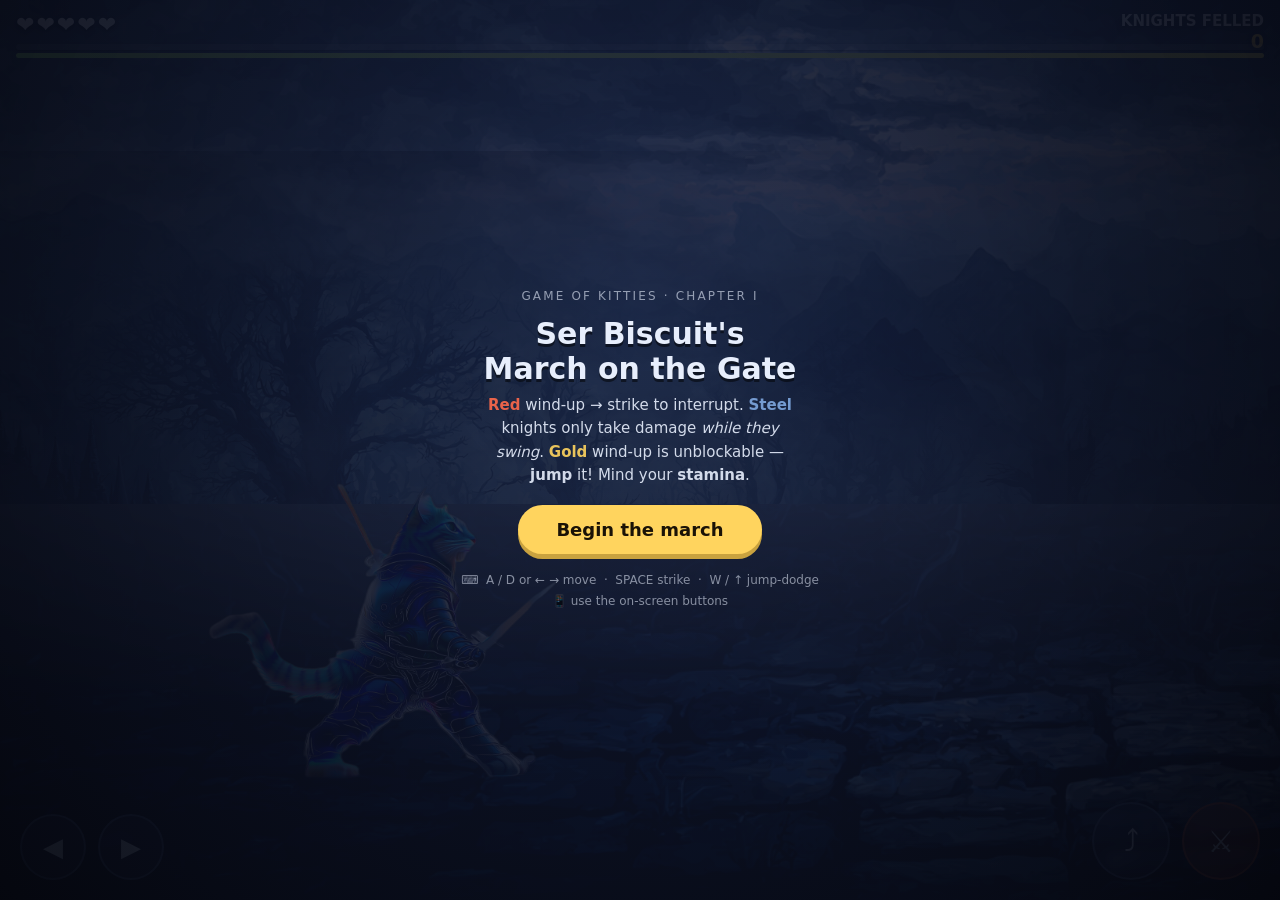
<file: index.html>
<!DOCTYPE html>
<html lang="en">
<head>
<meta charset="UTF-8">
<script>
/* FEATURED LANDING GAME — the bare homepage (nuzz.pet) opens the newest game.
   • Update FEATURED when a new level becomes the latest one to show off.
   • Set FEATURED='' to make the petting game itself the landing again.
   Specific deep links are untouched — /aliens, /?dog, /?nest, /?panda always reach that exact
   game — so an old social post still lands on the game it linked, even once it's no longer new. */
(function(){ var FEATURED='/knights/';
  if(FEATURED && location.search==='' && (location.pathname==='/' || location.pathname==='/index.html'))
    location.replace(FEATURED);
})();
</script>
<meta name="viewport" content="width=device-width, initial-scale=1, viewport-fit=cover">
<meta name="theme-color" content="#EF9F27">
<meta name="description" content="A tiny daily petting game. Just a little bit of petting.">
<link rel="manifest" href="/manifest.json">
<link rel="apple-touch-icon" href="/icons/icon-192.png">
<meta name="apple-mobile-web-app-capable" content="yes">
<meta name="apple-mobile-web-app-status-bar-style" content="default">
<meta name="apple-mobile-web-app-title" content="Nuzz">
<title>Nuzz — your daily cuteness top-off</title>
<style>
  :root{
    --sky:#8fd8f0; --grass:#9ed468; --sand:#f6d68a; --sun:#ffd95e;
    --pup:#f5a95c; --cream:#fff8ec; --rose:#ff8fa3; --ink:#3a4a5a;
    --good:#7fc89f; --bad:#e07a8a; --paper:#faeeda; --brand:#ef9f27;
  }
  *{margin:0;padding:0;box-sizing:border-box;-webkit-tap-highlight-color:transparent;user-select:none;-webkit-user-select:none}
  html{height:100%}
  body{min-height:100%;overflow-x:hidden;background:var(--paper);font-family:'Comic Sans MS','Chalkboard SE','Marker Felt',cursive,sans-serif;color:var(--ink)}
  #wrap{position:relative;width:100%;height:100vh;height:100dvh;max-width:520px;margin:0 auto;display:flex;flex-direction:column;background:var(--sky)}
  canvas{display:block;width:100%;flex:1;touch-action:none;cursor:pointer}
  #hud{position:absolute;top:0;left:0;right:0;padding:12px 16px;display:flex;justify-content:space-between;align-items:flex-start;pointer-events:none;z-index:5}
  .eyebrow{font-size:11px;letter-spacing:.18em;text-transform:uppercase;opacity:.8;font-weight:bold;color:#fff}
  #daytag{font-size:20px;font-weight:bold;margin-top:2px;color:#fff;text-shadow:0 2px 0 rgba(58,74,90,.35)}
  #energybox{text-align:right}
  #energy{font-size:26px;font-weight:bold;color:#fff;text-shadow:0 2px 0 rgba(58,74,90,.35)}
  #energy .bone{font-size:20px}
  #timerbar{position:absolute;top:64px;left:50%;transform:translateX(-50%);width:200px;height:14px;border:3px solid #fff;border-radius:9px;overflow:hidden;background:rgba(255,255,255,.35);z-index:5;box-shadow:0 2px 6px rgba(58,74,90,.2);display:none}
  #timerfill{height:100%;width:100%;background:linear-gradient(90deg,var(--sun),var(--rose));border-radius:5px}
  #prompt{position:absolute;left:0;right:0;bottom:92px;text-align:center;pointer-events:none;z-index:5;font-size:18px;font-weight:bold;color:#fff;text-shadow:0 2px 0 rgba(58,74,90,.35);transition:opacity .4s;padding:0 18px}
  #combo{position:absolute;top:92px;left:0;right:0;text-align:center;pointer-events:none;z-index:5;font-size:16px;font-weight:bold;letter-spacing:.1em;opacity:0;transition:opacity .3s;color:#fff;text-shadow:0 2px 0 rgba(255,143,163,.8)}
  #action{position:absolute;left:50%;bottom:22px;transform:translateX(-50%);z-index:6;
    font-family:inherit;font-size:19px;font-weight:bold;color:#fff;
    background:var(--rose);border:none;border-radius:32px;padding:14px 38px;
    box-shadow:0 5px 0 #d96a80, 0 10px 20px rgba(58,74,90,.25);cursor:pointer;
    opacity:0;pointer-events:none;transition:opacity .4s, transform .1s}
  #action:active{transform:translateX(-50%) translateY(4px);box-shadow:0 1px 0 #d96a80}
  #action.show{opacity:1;pointer-events:auto;animation:bounce 1.4s ease infinite}
  @keyframes bounce{0%,100%{transform:translateX(-50%) translateY(0)}50%{transform:translateX(-50%) translateY(-6px)}}
  #endcard{position:absolute;inset:0;z-index:10;display:none;flex-direction:column;justify-content:center;align-items:center;
    background:rgba(143,216,240,.94);text-align:center;padding:30px;overflow-y:auto}
  #endcard h2{font-size:28px;color:#fff;text-shadow:0 3px 0 rgba(58,74,90,.3);margin-bottom:8px}
  #endcard p{max-width:340px;line-height:1.5;font-size:15px;margin-bottom:8px;font-weight:bold;color:var(--ink)}
  #endcard .eyebrow{margin-bottom:10px}
  .bagshelf{font-size:14px;background:rgba(255,255,255,.65);border-radius:12px;padding:10px 16px;margin:6px 0;max-width:340px;line-height:1.5}
  .bagshelf .head{font-size:11px;letter-spacing:.14em;text-transform:uppercase;opacity:.75;display:block;margin-bottom:2px}
  #stamp{margin:14px 0 6px;background:var(--sun);border:3px dashed #fff;border-radius:14px;padding:10px 22px;font-size:13px;letter-spacing:.15em;font-weight:bold;color:var(--ink);transform:rotate(-3deg);box-shadow:0 4px 10px rgba(58,74,90,.2)}
  #replay{margin-top:16px;background:#fff;border:none;color:var(--rose);border-radius:26px;padding:12px 28px;font-family:inherit;font-weight:bold;font-size:16px;cursor:pointer;box-shadow:0 4px 0 rgba(58,74,90,.15)}
  #cta{max-width:340px;background:var(--sun);color:var(--ink);border-radius:14px;padding:12px 16px;margin:14px 0 2px;font-size:13px;line-height:1.5;font-weight:bold;box-shadow:0 4px 10px rgba(58,74,90,.2)}
  #cta b{color:var(--brand)}
  #more{margin-top:18px;width:100%;display:flex;flex-direction:column;align-items:center}
  .moreHead{font-size:21px;font-weight:bold;color:#fff;text-shadow:0 2px 0 rgba(58,74,90,.35);margin-bottom:10px}
  #morelinks{display:flex;flex-direction:column;gap:9px;align-items:center;width:100%}
  .morelink{display:inline-block;background:#fff;color:var(--rose);border-radius:24px;padding:11px 30px;text-decoration:none;font-weight:bold;font-size:16px;box-shadow:0 4px 0 rgba(58,74,90,.15);min-width:230px;text-align:center}
  .morelink:focus-visible{outline:3px solid var(--rose);outline-offset:3px}
  /* ---- landing strip (quiet, below the game) ---- */
  #strip{max-width:520px;margin:0 auto;padding:24px 20px 40px;text-align:center;background:var(--paper);color:var(--ink)}
  #strip .word{font-size:30px;font-weight:bold;letter-spacing:.01em;color:var(--brand)}
  #strip .tag{font-size:15px;margin-top:2px;opacity:.85}
  #strip .made{font-size:12px;margin-top:12px;opacity:.6}
  #strip .links{margin-top:14px;display:flex;gap:10px;justify-content:center;flex-wrap:wrap}
  #strip .links a{display:inline-block;padding:9px 16px;border-radius:22px;background:#fff;color:var(--brand);text-decoration:none;font-weight:bold;font-size:14px;box-shadow:0 3px 0 rgba(58,74,90,.12)}
  #strip .links a:focus-visible{outline:3px solid var(--rose);outline-offset:2px}
  #strip .a2hs{font-size:12px;margin-top:16px;opacity:.6;line-height:1.5}
  #donate{display:none;margin-top:16px;padding:11px 24px;border-radius:24px;background:var(--brand);color:#fff;text-decoration:none;font-weight:bold;font-size:15px;box-shadow:0 4px 0 rgba(58,74,90,.18)}
  #donate:focus-visible{outline:3px solid var(--rose);outline-offset:3px}
  /* ---- first-run pet-name prompt ---- */
  #namecard{position:fixed;inset:0;z-index:20;display:none;flex-direction:column;justify-content:center;align-items:center;background:rgba(250,238,218,.97);text-align:center;padding:30px}
  #namecard.show{display:flex}
  #namecard .word{font-size:34px;font-weight:bold;color:var(--brand)}
  #namecard p{font-size:15px;margin:6px 0 18px;max-width:300px;line-height:1.45;font-weight:bold}
  #namecard input{font-family:inherit;font-size:20px;text-align:center;padding:12px 16px;border:3px solid var(--brand);border-radius:16px;width:240px;max-width:80vw;color:var(--ink);background:#fff}
  #namecard button{margin-top:18px;font-family:inherit;font-size:18px;font-weight:bold;color:#fff;background:var(--rose);border:none;border-radius:26px;padding:12px 32px;cursor:pointer;box-shadow:0 4px 0 #d96a80}
  #namecard button:focus-visible{outline:3px solid var(--ink);outline-offset:2px}
  @media (prefers-reduced-motion: reduce){ *{transition:none!important;animation:none!important} }
</style>
</head>
<body>
<div id="wrap">
  <canvas id="cv"></canvas>
  <div id="hud">
    <div>
      <div class="eyebrow">Nuzz</div>
      <div id="daytag">Day 1</div>
    </div>
    <div id="energybox">
      <div class="eyebrow">Bond energy</div>
      <div id="energy"><span class="bone">🦴</span> <span id="ecount">0</span></div>
    </div>
  </div>
  <div id="timerbar"><div id="timerfill"></div></div>
  <div id="combo">GOOD DOG ×1</div>
  <div id="prompt">Tap to start the cuddle round!</div>
  <button id="action">Start the course! →</button>
  <div id="endcard">
    <div class="eyebrow" style="color:#fff">Course complete!</div>
    <h2 id="endTitle">Nice run!</h2>
    <p id="endBlurb">What a run.</p>
    <div class="bagshelf"><span class="head">Your scorecard</span><span id="bagList">—</span></div>
    <div id="stamp">★ CHAPTER 1 — DONE ★</div>
    <p style="font-size:13px;opacity:.65;margin-top:8px">Come back tomorrow for another little nuzzle.</p>
    <div id="cta">📸 Screenshot your scorecard and post it on <b>Instagram</b> or <b>TikTok</b> — tag <b>@nuzz.pet</b> to enter to win a gift card!</div>
    <div id="more">
      <div class="moreHead">Play the other levels</div>
      <div id="morelinks"></div>
    </div>
    <button id="replay">Play again</button>
  </div>
</div>
<div id="strip">
  <div class="word">nuzz</div>
  <div class="tag">just a little bit of petting.</div>
  <div class="made">Made by two humans, building in the open.</div>
  <div class="links">
    <a href="https://instagram.com/nuzz.pet" target="_blank" rel="noopener">Instagram</a>
    <a href="https://tiktok.com/@nuzz.pet" target="_blank" rel="noopener">TikTok</a>
  </div>
  <a id="donate" href="#" target="_blank" rel="noopener">☕ Tip the team</a>
  <div class="a2hs">⌂ Add to your home screen for a one-tap daily nuzzle.</div>
</div>
<div id="namecard">
  <div class="word">nuzz</div>
  <p>What should we call your pet?</p>
  <input id="nameInput" type="text" maxlength="16" autocomplete="off" autocapitalize="words" placeholder="Biscuit" aria-label="Your pet's name">
  <button id="nameGo">Let's nuzzle →</button>
</div>
<script>
(() => {
const cv=document.getElementById('cv'), ctx=cv.getContext('2d');
let W=0,H=0,DPR=Math.min(window.devicePixelRatio||1,2);
function resize(){const r=cv.getBoundingClientRect();W=r.width;H=r.height;cv.width=W*DPR;cv.height=H*DPR;ctx.setTransform(DPR,0,0,DPR,0,0);}
window.addEventListener('resize',resize);

/* ---------- anonymous gameplay analytics (privacy-first: random id, no PII) ----------
   Fires sendBeacon() pings at: cuddle start, course start, run end. Wrapped so a failed
   beacon can never affect play. Sink: /api/e -> Cloudflare D1 (see functions/api/e.js). */
const NUZZ_AID=(function(){try{let a=localStorage.getItem('nuzz:aid');const fresh=!a;
  if(!a){a=Date.now().toString(36)+Math.random().toString(36).slice(2,10);localStorage.setItem('nuzz:aid',a);}
  return{id:a,fresh:fresh};}catch(e){return{id:'anon',fresh:true};}})();
function track(ev,props){try{
  const body=JSON.stringify(Object.assign({ev:ev,aid:NUZZ_AID.id,t:Date.now()},props||{}));
  if(navigator.sendBeacon){navigator.sendBeacon('/api/e',new Blob([body],{type:'application/json'}));}
  else if(window.fetch){fetch('/api/e',{method:'POST',body:body,keepalive:true,headers:{'Content-Type':'application/json'}}).catch(function(){});}
}catch(e){}}

/* ---------- state ---------- */
/* phases: intro -> bond -> walk -> done.  walk has its own sub-stages (walkStage).
   The bird level (LEVEL='nest', via ?nest) uses its own phases: nestIntro -> nest -> nestMom -> done. */
const LEVEL = location.search.indexOf('dog')!==-1 ? 'dog'
            : (location.search.indexOf('nest')!==-1 ? 'nest' : 'panda');   // panda = landing now; ?nest / ?dog for the others

/* ---------- client error reporting (so we can see crashes on devices we can't test) ----------
   Beacons the first few JS errors to the same /api/e sink as ev:'error'. Capped so a crash loop
   can't spam. Never throws on its own. */
let _errN=0;
window.addEventListener('error', function(ev){ if(_errN++>=6) return;
  try{ track('error',{lvl:LEVEL, msg:String(ev.message||'').slice(0,200), src:String(ev.filename||'').slice(0,140), line:ev.lineno||0}); }catch(e){} });
window.addEventListener('unhandledrejection', function(ev){ if(_errN++>=6) return;
  try{ var r=ev&&ev.reason; track('error',{lvl:LEVEL, msg:('reject: '+String((r&&r.message)||r||'')).slice(0,200)}); }catch(e){} });
let phase='intro';
let energy=0;
let combo=0, comboTimer=0;
let shake=0, t=0;
let petTimer=0;
const particles=[], floaters=[];
let dogSquash=1,dogWag=0,dogEarFlick=0,dogHappy=0;
const petThrottle={};
const touches={};
let lastBaseGain=0;   // GLOBAL throttle for base-scratch energy (finger count must NOT multiply income)
let spotLock=0;       // brief lockout after a sweet-spot bonus so it can't double-fire

/* ---------- cuddle phase tuning ---------- */
const ROUND=10*60;            // 10s cuddle at 60fps  (a hard window — no farming past the buzzer)
const COMBO_DIV=10;           // (legacy) combo flavour; base scratch is now flat, see petAt()
const BASE_MS=75;             // GLOBAL ms between base-scratch points (~13/s, regardless of fingers)
/* Sweet-spot bonuses are the REAL income — catching the fast-moving glowing spots is
   how you bank enough stamina for the course. Base scratching is a small fixed floor
   (BASE_MS-gated globally, so 4 fingers earn no faster than 1). See COST_* economy note. */
const SPOT_BONUS_1=14;        // 1 spot covered
const SPOT_BONUS_2=32;        // 2 spots at once
const SPOT_BONUS_3=55;        // 3 spots at once

/* ---------- sweet spot anchors (cuddle phase) ---------- */
const ANCHORS={
  ear:   {dx: 30, dy:-52, label:'ear'},
  belly: {dx: -4, dy: 16, label:'belly'},
  tail:  {dx:-58, dy:-20, label:'tail'},
  chin:  {dx: 48, dy:-18, label:'chin'},
  back:  {dx:-26, dy:-22, label:'back'},
};
let activeSpots=[];
let spotTTL=0;
function rollSpots(){
  const keys=Object.keys(ANCHORS);
  const r=Math.random();
  const n=r<0.5?1:(r<0.85?2:3);
  const picked=[];
  while(picked.length<n){
    const k=keys[Math.floor(Math.random()*keys.length)];
    if(!picked.includes(k)) picked.push(k);
  }
  activeSpots=picked.map(k=>({key:k}));
  spotTTL=110+Math.random()*70;   // spots move ~every 1.8–3s — catch them quick!
}

/* ---------- walk: investigation tuning ---------- */
const SCENES_PER_WALK=2;      // how many investigation stops along the walk
const EASY_COST=3;            // 🦴 to investigate easy spot
const MED_COST =7;            // 🦴 medium
const HARD_COST=12;           // 🦴 hard
/* Item pools per difficulty tier. Easy = mostly junk + small finds; medium =
   the everyday range; hard = big swings (the best AND the worst stuff).
   Edit freely. */
const TIER_EASY=[
  {emoji:'🌰', name:'a clean acorn',           tone:'neutral'},
  {emoji:'🪨', name:'a smooth pebble',         tone:'neutral'},
  {emoji:'🍂', name:'a chewed-up leaf',        tone:'junk'},
  {emoji:'🪵', name:'a plain little stick',    tone:'junk'},
  {emoji:'🐌', name:'a slow snail (unharmed)', tone:'neutral'},
];
const TIER_MED=[
  {emoji:'🪙', name:'a shiny old coin',        tone:'good'},
  {emoji:'🗝️', name:'a small brass key',       tone:'good'},
  {emoji:'🪶', name:'a peculiar feather',      tone:'good', clue:true},
  {emoji:'🔧', name:'a sturdy multitool',      tone:'good'},
  {emoji:'🍕', name:'an ancient pizza slice',  tone:'bad'},
  {emoji:'🧦', name:"a stranger's used sock",  tone:'bad'},
  {emoji:'🥃', name:'broken glass',            tone:'bad'},
];
const TIER_HARD=[
  {emoji:'💵', name:'a folded $20 bill',       tone:'great'},
  {emoji:'📜', name:'a torn map fragment',     tone:'great', clue:true},
  {emoji:'💎', name:'lost jewelry',            tone:'great'},
  {emoji:'💉', name:'a used syringe',          tone:'awful'},
  {emoji:'🩹', name:'a used bandage',          tone:'awful'},
  {emoji:'🎈', name:'something rubbery (do NOT ask)', tone:'awful'},
  {emoji:'🐀', name:'a very dead rat',         tone:'awful'},
];
function pickFrom(pool){return pool[Math.floor(Math.random()*pool.length)];}

/* ---------- walk: runtime state ---------- */
let walkStage='walking';      // walking|arrive|scene|digging|reveal|departing|done_walk
let walkStageT=0;
let sceneIdx=0;
let sceneSpots=[];            // array of {x,y,scale,tier,cost,dug,item,emoji,label}
let activeSpot=-1;            // index of spot currently being dug, or -1
let dogTrailX=0, dogTrailY=0; // dog position during walk (for moving to spots)
let dogTrailScale=1;
const bag=[];                 // items collected this walk
let trailScroll=0;
const trees=[];               // parallax trees {side, depth, kind}
function spawnTree(side){
  trees.push({side: side||(Math.random()<0.5?-1:1),
              depth: 0.02 + Math.random()*0.04,
              kind: Math.random()<0.5?'pine':'leafy'});
}
for(let i=0;i<8;i++) spawnTree();
function stepTrees(speed){
  for(let i=trees.length-1;i>=0;i--){
    trees[i].depth += 0.0055*speed;
    if(trees[i].depth>1) trees.splice(i,1);
  }
  if(Math.random()<0.035*speed) spawnTree();
}

/* ---------- course: agility tuning (Chapter 1) ----------
   The second half of the day. Biscuit auto-runs left→right; you only TIME her
   leaps. Energy earned cuddling is now her STAMINA bar (the 🦴 counter) and drains
   as she runs — a clean leap costs little, a bonk costs a lot. No fail state: a
   miss only breaks your CLEAN combo chain. See HANDOFF.md → "CHAPTER 1". */
const COURSE_HURDLES   = 14;     // hurdles in one run before the finish line
const COURSE_SPEED0    = 4.2;    // starting pace (px/frame the world scrolls left)
const SPEED_RAMP       = 0.9;    // added to the pace every time a hurdle passes
const COURSE_SPEED_MAX = 11;     // ceiling so the ramp stays humanly possible
const GAP_RAMP         = 5;      // frames shaved off the spawn gap per hurdle (comes quicker)
const HURDLE_TINTS     = ['#ff8fa3','#ffd95e','#7fc89f','#8fb8f0']; // so they're not same-y
const HURDLE_GAP       = 100;    // frames between hurdle spawns (the rhythm)
const JUMP_V           = 9.5;    // initial pop when she leaves the ground (a tap = this)
const JUMP_GRAV        = 0.85;   // normal gravity (falling, and after you release)
const JUMP_GRAV_HOLD   = 0.32;   // gentler gravity WHILE you hold & she's rising = floats higher
const HOLD_MAX_FR      = 20;     // max frames the hold-lift applies (caps the biggest leap)
const PERFECT_MARGIN   = 22;     // extra clearance above the bar that counts as PERFECT
/* Bars get taller as the run ramps, so later hurdles demand a longer hold. */
const BAR_BASE         = 40;     // height of the first hurdle
const BAR_RAMP         = 8;      // taller per hurdle
const BAR_MAX          = 100;    // tallest bar — plateaus here so the long tail stays PERFECT-able
/* Stamina cost per outcome (spent from the 🦴 bar). DESIGN: petting is the FUN, explosive
   charge-up — it hands you a big bank (many hundreds). The JUMPS are the real skill gate:
   hurdles are expensive and a BONK is brutal, so sloppy jumping drains even a fat bank and
   FAILS the run. A clean run ≈ 14 × COST_GOOD = ~448 (much less with cheap PERFECTs); each
   bonk swaps a 32 for a 55, so a handful of misses blows past most banks. Zero = FAIL. */
const COST_PERFECT = 26;
const COST_GOOD    = 60;
const COST_MISS    = 100;
const COURSE_DOG_SCALE = 1.35;
function courseGroundY(){ return H*0.80; }   // y of the track surface (feet rest here)

/* ---------- course: runtime state ---------- */
let courseStage='intro';   // intro|running|finish
let courseT=0;
let courseScroll=0;
let hurdles=[];            // {x, judged, result, knocked}
let spawnedCount=0, clearedCount=0, perfectCount=0, bestCombo=0;
let hurdlesPassed=0;       // counts judged hurdles — drives the speed ramp
let courseBanked=0;        // stamina banked at course start (for analytics)
let courseSpeed=COURSE_SPEED0;
let nextSpawn=0;
let jumpY=0, jumpVel=0, jumpElapsed=0, grounded=true;
let holding=false, holdFrames=0;   // hold-to-jump-higher control
let returningToCourse=false;  // true while topping up stamina mid-course

/* ---------- audio ---------- */
let AC=null;
function audio(){if(!AC){try{AC=new (window.AudioContext||window.webkitAudioContext)()}catch(e){}}return AC;}
function blip(f=440,d=0.08,ty='sine',g=0.15){
  const ac=audio();if(!ac)return;
  const o=ac.createOscillator(),gn=ac.createGain();
  o.type=ty;o.frequency.value=f;
  gn.gain.setValueAtTime(g,ac.currentTime);
  gn.gain.exponentialRampToValueAtTime(0.001,ac.currentTime+d);
  o.connect(gn).connect(ac.destination);o.start();o.stop(ac.currentTime+d);
}
function purr(){blip(220+Math.min(combo,30)*16,0.09,'triangle',0.10);}
function jackpot(){[523,659,784,1047,1319].forEach((f,i)=>setTimeout(()=>blip(f,0.16,'sine',0.16),i*60));}
function sadTrombone(){[300,260,220].forEach((f,i)=>setTimeout(()=>blip(f,0.2,'sawtooth',0.07),i*140));}
function digSound(){blip(140+Math.random()*60,0.06,'square',0.07);}

/* ---------- particles ---------- */
function burst(x,y,n,kind){
  for(let i=0;i<n;i++){
    const a=Math.random()*Math.PI*2,s=1.5+Math.random()*3;
    particles.push({x,y,vx:Math.cos(a)*s,vy:Math.sin(a)*s-2.2,life:1,kind,
      r:kind==='heart'?8+Math.random()*7:4+Math.random()*4,spin:Math.random()*6});
  }
}
function floater(x,y,text,color){floaters.push({x,y,text,color,life:1});}

/* ---------- dog (side view — cuddle phase) ---------- */
let dogPos={x:0,y:0,scale:1};
function drawDog(cx,cy,scale){
  ctx.save();ctx.translate(cx,cy);ctx.scale(scale,scale*dogSquash);
  ctx.lineWidth=4;ctx.strokeStyle='#3a4a5a';ctx.lineJoin='round';
  ctx.save();ctx.translate(-50,-14);ctx.rotate(Math.sin(dogWag)*(0.5+dogHappy*0.5)-0.6);
  ctx.fillStyle='#e08c3e';ctx.beginPath();ctx.ellipse(0,-16,9,20,0.25,0,7);ctx.fill();ctx.stroke();ctx.restore();
  ctx.fillStyle='#f5a95c';ctx.beginPath();ctx.ellipse(-12,2,42,30,0,0,7);ctx.fill();ctx.stroke();
  ctx.fillStyle='#fff8ec';ctx.beginPath();ctx.ellipse(0,12,20,16,0,0,7);ctx.fill();
  ctx.fillStyle='#e08c3e';
  [[-36,0],[-14,0],[6,0],[26,0]].forEach(([lx,s])=>{
    ctx.beginPath();ctx.roundRect(lx+s*0.5,18,13,20,6);ctx.fill();ctx.stroke();});
  ctx.save();ctx.translate(34,-26);ctx.rotate(Math.sin(t*0.12)*0.06*(1+dogHappy));
  ctx.fillStyle='#e08c3e';
  ctx.save();ctx.translate(-16,-18);ctx.rotate(-0.5+dogEarFlick*0.5);
  ctx.beginPath();ctx.ellipse(0,-6,11,17,0,0,7);ctx.fill();ctx.stroke();ctx.restore();
  ctx.save();ctx.translate(10,-22);ctx.rotate(0.35-dogEarFlick*0.3);
  ctx.beginPath();ctx.ellipse(0,-6,11,17,0,0,7);ctx.fill();ctx.stroke();ctx.restore();
  ctx.fillStyle='#f5a95c';ctx.beginPath();ctx.arc(0,0,28,0,7);ctx.fill();ctx.stroke();
  ctx.fillStyle='#fff8ec';ctx.beginPath();ctx.ellipse(10,8,16,12,0,0,7);ctx.fill();ctx.stroke();
  ctx.fillStyle='#3a4a5a';ctx.beginPath();ctx.ellipse(18,4,6,5,0,0,7);ctx.fill();
  ctx.fillStyle='#fff';ctx.beginPath();ctx.arc(16,2,1.8,0,7);ctx.fill();
  if(dogHappy>0.55){ctx.lineWidth=4;
    ctx.beginPath();ctx.arc(-6,-6,6,Math.PI*1.05,Math.PI*1.95);ctx.stroke();
    ctx.beginPath();ctx.arc(8,-8,6,Math.PI*1.05,Math.PI*1.95);ctx.stroke();
  }else{ctx.fillStyle='#3a4a5a';
    ctx.beginPath();ctx.arc(-6,-5,6.5,0,7);ctx.fill();
    ctx.beginPath();ctx.arc(8,-7,6.5,0,7);ctx.fill();
    ctx.fillStyle='#fff';
    ctx.beginPath();ctx.arc(-4,-7,2.4,0,7);ctx.fill();
    ctx.beginPath();ctx.arc(10,-9,2.4,0,7);ctx.fill();}
  if(dogHappy>0.3){ctx.fillStyle='rgba(255,143,163,'+Math.min(0.7,dogHappy)+')';
    ctx.beginPath();ctx.ellipse(-16,4,5,3,0,0,7);ctx.fill();}
  if(dogHappy>0.5){ctx.fillStyle='#ff8fa3';
    ctx.beginPath();ctx.ellipse(12,18,5,8,0.15,0,7);ctx.fill();ctx.stroke();}
  ctx.restore();ctx.restore();
}
function spotXY(key){
  const a=ANCHORS[key];
  return {x:dogPos.x+a.dx*dogPos.scale, y:dogPos.y+a.dy*dogPos.scale};
}
function drawSpots(){
  if(phase!=='bond')return;
  for(const s of activeSpots){
    const p=spotXY(s.key);
    const pulse=8+4*Math.sin(t*0.15);
    const grad=ctx.createRadialGradient(p.x,p.y,4,p.x,p.y,30+pulse);
    grad.addColorStop(0,'rgba(255,217,94,.85)');
    grad.addColorStop(1,'rgba(255,217,94,0)');
    ctx.fillStyle=grad;
    ctx.beginPath();ctx.arc(p.x,p.y,30+pulse,0,7);ctx.fill();
    ctx.fillStyle='#fff';ctx.font='bold 17px sans-serif';ctx.textAlign='center';
    ctx.strokeStyle='rgba(58,74,90,.5)';ctx.lineWidth=3;
    ctx.strokeText('✦',p.x,p.y+6);ctx.fillText('✦',p.x,p.y+6);
  }
  if(activeSpots.length>1){
    ctx.fillStyle='#fff';ctx.font='bold 13px sans-serif';ctx.textAlign='center';
    const msg=activeSpots.length+' spots at once = MEGA!';
    ctx.strokeStyle='rgba(58,74,90,.5)';ctx.lineWidth=3;
    ctx.strokeText(msg,W/2,H*0.36);ctx.fillText(msg,W/2,H*0.36);
  }
}

/* ---------- dog from behind (walk phase) ---------- */
function drawDogBehind(cx,cy,scale,opts){
  opts=opts||{};
  const headDown=opts.headDown||0;
  const digging=opts.digging||0;
  ctx.save();ctx.translate(cx,cy);ctx.scale(scale,scale);
  ctx.lineWidth=3.2;ctx.strokeStyle='#3a4a5a';ctx.lineJoin='round';
  // Body
  ctx.fillStyle='#f5a95c';
  ctx.beginPath();ctx.ellipse(0,6,22,18,0,0,7);ctx.fill();ctx.stroke();
  // Spine highlight
  ctx.fillStyle='#fff8ec';
  ctx.beginPath();ctx.ellipse(0,3,5,15,0,0,7);ctx.fill();
  // Legs (animated)
  const step=Math.sin(t*0.30)*3;
  ctx.fillStyle='#e08c3e';
  ctx.beginPath();ctx.roundRect(-15,18+step,8,12,3);ctx.fill();ctx.stroke();
  ctx.beginPath();ctx.roundRect(7,18-step,8,12,3);ctx.fill();ctx.stroke();
  // Tail (up, wagging)
  ctx.save();ctx.translate(0,-6);ctx.rotate(Math.sin(dogWag*1.2)*0.45);
  ctx.fillStyle='#e08c3e';
  ctx.beginPath();ctx.ellipse(0,-11,4.5,11,0,0,7);ctx.fill();ctx.stroke();
  ctx.restore();
  // Head (lowers when sniffing/digging)
  const hd=headDown + digging*0.5;
  ctx.save();
  ctx.translate(0,-14 + hd*8);
  ctx.fillStyle='#f5a95c';
  ctx.beginPath();ctx.arc(0,0,13,0,7);ctx.fill();ctx.stroke();
  ctx.fillStyle='#e08c3e';
  ctx.save();ctx.translate(-8,-8);ctx.rotate(-0.45+dogEarFlick*0.3);
  ctx.beginPath();ctx.ellipse(0,-4,5,10,0,0,7);ctx.fill();ctx.stroke();ctx.restore();
  ctx.save();ctx.translate(8,-8);ctx.rotate(0.45-dogEarFlick*0.3);
  ctx.beginPath();ctx.ellipse(0,-4,5,10,0,0,7);ctx.fill();ctx.stroke();ctx.restore();
  ctx.fillStyle='#3a4a5a';
  ctx.beginPath();ctx.arc(0,7,2.6,0,7);ctx.fill();
  ctx.restore();
  ctx.restore();
}

/* ---------- scene: cuddle (meadow) ---------- */
function drawSky(){
  const g=ctx.createLinearGradient(0,0,0,H);
  g.addColorStop(0,'#8fd8f0');g.addColorStop(0.7,'#c9eef9');
  ctx.fillStyle=g;ctx.fillRect(0,0,W,H);
  ctx.save();ctx.translate(W*0.82,H*0.13);
  ctx.fillStyle='#ffd95e';
  for(let i=0;i<8;i++){ctx.save();ctx.rotate(i*Math.PI/4+Math.sin(t*0.02)*0.1);
    ctx.beginPath();ctx.ellipse(0,-42,6,12,0,0,7);ctx.fill();ctx.restore();}
  ctx.beginPath();ctx.arc(0,0,28,0,7);ctx.fill();
  ctx.strokeStyle='#f0b840';ctx.lineWidth=3;ctx.stroke();ctx.restore();
  ctx.fillStyle='rgba(255,255,255,.9)';
  [[0.18,0.12],[0.5,0.2],[0.05,0.28]].forEach(([fx,fy],i)=>{
    const cx2=((fx*W+t*0.15+i*60)%(W+140))-70,cy2=fy*H;
    ctx.beginPath();ctx.arc(cx2,cy2,18,0,7);ctx.arc(cx2+20,cy2-6,22,0,7);ctx.arc(cx2+44,cy2,16,0,7);ctx.fill();});
}
function drawMeadow(scroll){
  ctx.fillStyle='#b4e088';
  ctx.beginPath();ctx.moveTo(0,H*0.60);
  for(let x=0;x<=W;x+=20)ctx.lineTo(x,H*0.60-26*Math.sin((x+scroll*0.3)*0.008));
  ctx.lineTo(W,H);ctx.lineTo(0,H);ctx.fill();
  ctx.fillStyle='#9ed468';ctx.fillRect(0,H*0.70,W,H);
  ctx.fillStyle='#f6d68a';
  ctx.beginPath();ctx.moveTo(0,H*0.79);
  for(let x=0;x<=W;x+=16)ctx.lineTo(x,H*0.79+8*Math.sin((x+scroll)*0.01));
  for(let x=W;x>=0;x-=16)ctx.lineTo(x,H*0.89+8*Math.sin((x+scroll)*0.01));
  ctx.fill();
  for(let i=0;i<14;i++){
    const fx=((i*97-scroll)%W+W)%W,fy=H*0.72+((i*53)%90);
    ctx.fillStyle=i%2?'#ff8fa3':'#fff';
    for(let p2=0;p2<5;p2++){const a=p2*Math.PI*0.4+i;
      ctx.beginPath();ctx.arc(fx+Math.cos(a)*4,fy+Math.sin(a)*4,3,0,7);ctx.fill();}
    ctx.fillStyle='#ffd95e';ctx.beginPath();ctx.arc(fx,fy,2.5,0,7);ctx.fill();}
}

/* ---------- scene: first-person trail ---------- */
function drawTrailScene(){
  const g=ctx.createLinearGradient(0,0,0,H*0.55);
  g.addColorStop(0,'#8fd8f0');g.addColorStop(1,'#dff3fa');
  ctx.fillStyle=g;ctx.fillRect(0,0,W,H*0.55);
  ctx.save();ctx.translate(W*0.78,H*0.16);
  ctx.fillStyle='#ffd95e';ctx.beginPath();ctx.arc(0,0,22,0,7);ctx.fill();
  ctx.strokeStyle='#f0b840';ctx.lineWidth=2.5;ctx.stroke();ctx.restore();
  ctx.fillStyle='#7fb87a';
  ctx.beginPath();ctx.moveTo(0,H*0.55);
  for(let x=0;x<=W;x+=14){ctx.lineTo(x,H*0.55 - 18*Math.abs(Math.sin((x*0.013)+0.5)));}
  ctx.lineTo(W,H*0.55);ctx.fill();
  ctx.fillStyle='#9ed468';
  ctx.fillRect(0,H*0.55,W,H*0.45);
  // Trail
  const vpX=W*0.5, vpY=H*0.55;
  const trailHalfNear=W*0.42, trailHalfFar=8;
  ctx.fillStyle='#f6d68a';
  ctx.beginPath();
  ctx.moveTo(vpX-trailHalfFar,vpY);
  ctx.lineTo(vpX+trailHalfFar,vpY);
  ctx.lineTo(vpX+trailHalfNear,H);
  ctx.lineTo(vpX-trailHalfNear,H);
  ctx.closePath();ctx.fill();
  ctx.strokeStyle='#c79a5a';ctx.lineWidth=3;
  ctx.beginPath();
  ctx.moveTo(vpX-trailHalfFar,vpY);ctx.lineTo(vpX-trailHalfNear,H);
  ctx.moveTo(vpX+trailHalfFar,vpY);ctx.lineTo(vpX+trailHalfNear,H);
  ctx.stroke();
  // motion dashes
  ctx.fillStyle='rgba(199,154,90,.55)';
  for(let i=0;i<6;i++){
    const dr=((i/6) + (trailScroll%1));
    if(dr<0.04||dr>1) continue;
    const py=vpY+(H-vpY)*dr;
    const w=2 + dr*18;
    const h=1.5 + dr*5;
    ctx.beginPath();ctx.ellipse(vpX,py,w,h,0,0,7);ctx.fill();
  }
  trees.sort((a,b)=>a.depth-b.depth);
  for(const tr of trees) drawTrailTree(tr);
  ctx.fillStyle='#7eb058';
  for(let i=0;i<10;i++){
    const tx=((i*73 - trailScroll*40)%W+W)%W;
    const ty=H*0.56+ (i*13)%6;
    ctx.beginPath();ctx.ellipse(tx,ty,4,1.8,0,0,7);ctx.fill();
  }
}
function drawTrailTree(tr){
  const vpX=W*0.5, vpY=H*0.55;
  const d=tr.depth;
  const sidePush = tr.side * (W*0.55+120) * Math.pow(d, 1.35);
  const x = vpX + sidePush;
  const y = vpY + (H - vpY) * d;
  const scale = 0.18 + d*1.55;
  ctx.save();ctx.translate(x,y);ctx.scale(scale,scale);
  ctx.fillStyle='#6b4a2a';
  ctx.fillRect(-4,-4,8,42);
  ctx.strokeStyle='#3a4a5a';ctx.lineWidth=2;ctx.strokeRect(-4,-4,8,42);
  if(tr.kind==='pine'){
    ctx.fillStyle='#3f7a4a';
    ctx.beginPath();ctx.moveTo(0,-58);ctx.lineTo(-22,-12);ctx.lineTo(22,-12);ctx.closePath();ctx.fill();ctx.stroke();
    ctx.beginPath();ctx.moveTo(0,-40);ctx.lineTo(-28,0);ctx.lineTo(28,0);ctx.closePath();ctx.fill();ctx.stroke();
  } else {
    ctx.fillStyle='#4a9a5a';
    ctx.beginPath();ctx.arc(-10,-20,18,0,7);ctx.fill();
    ctx.beginPath();ctx.arc(10,-25,20,0,7);ctx.fill();
    ctx.beginPath();ctx.arc(0,-10,22,0,7);ctx.fill();
    ctx.stroke();
  }
  ctx.restore();
}

/* ---------- investigation spots (drawn during 'scene' stage) ---------- */
function buildScene(){
  // Three spots laid out across the foreground.  Tier difficulty = visual size.
  sceneSpots = [
    {tier:'easy',  cost:EASY_COST, x:W*0.22, y:H*0.86, scale:1.0,
     emoji:'🌿', label:'EASY', dug:false, item:null},
    {tier:'med',   cost:MED_COST,  x:W*0.50, y:H*0.80, scale:0.85,
     emoji:'🪵', label:'MED',  dug:false, item:null},
    {tier:'hard',  cost:HARD_COST, x:W*0.78, y:H*0.74, scale:0.72,
     emoji:'🪨', label:'HARD', dug:false, item:null},
  ];
}
function drawSceneSpots(){
  if(walkStage!=='scene' && walkStage!=='digging' && walkStage!=='reveal') return;
  for(let i=0;i<sceneSpots.length;i++){
    const s=sceneSpots[i];
    const affordable = !s.dug && energy >= s.cost;
    const isActive = i===activeSpot;
    const baseScale = s.scale;
    const pulse = (!s.dug && affordable && walkStage==='scene')
      ? (1 + 0.05*Math.sin(t*0.18 + i)) : 1;
    ctx.save();
    ctx.translate(s.x, s.y);
    ctx.scale(baseScale*pulse, baseScale*pulse);
    if(!s.dug){
      // dirt patch
      ctx.fillStyle = affordable ? '#c79a5a' : '#9c8a78';
      ctx.globalAlpha = affordable ? 1 : 0.55;
      ctx.beginPath();ctx.ellipse(0,0,40,14,0,0,7);ctx.fill();
      ctx.strokeStyle='#3a4a5a';ctx.lineWidth=3;ctx.stroke();
      // marker emoji
      ctx.font='bold 32px sans-serif';ctx.textAlign='center';
      ctx.fillStyle = '#fff';
      ctx.fillText(s.emoji, 0, -8);
      // cost badge
      ctx.globalAlpha = 1;
      const badgeY = -38;
      ctx.fillStyle = affordable ? '#fff' : 'rgba(255,255,255,.55)';
      const w=72, h=26;
      ctx.beginPath();ctx.roundRect(-w/2, badgeY-h/2, w, h, 13);ctx.fill();
      ctx.strokeStyle = affordable ? '#3a4a5a' : 'rgba(58,74,90,.4)';
      ctx.lineWidth=2.5;ctx.stroke();
      ctx.fillStyle = affordable ? '#3a4a5a' : 'rgba(58,74,90,.6)';
      ctx.font='bold 14px sans-serif';
      ctx.fillText('🦴 '+s.cost, 0, badgeY+5);
      // small difficulty label
      ctx.font='bold 10px sans-serif';
      ctx.fillStyle = affordable ? '#fff' : 'rgba(255,255,255,.4)';
      ctx.fillText(s.label, 0, 22);
    } else {
      // dug — empty hole
      ctx.fillStyle='#7a5530';
      ctx.beginPath();ctx.ellipse(0,0,38,12,0,0,7);ctx.fill();
      ctx.strokeStyle='#3a4a5a';ctx.lineWidth=3;ctx.stroke();
      ctx.fillStyle='#5a3a20';
      ctx.beginPath();ctx.ellipse(0,2,30,8,0,0,7);ctx.fill();
      // small dug item peek if revealed
      if(s.item){
        ctx.font='bold 22px sans-serif';ctx.textAlign='center';
        ctx.fillText(s.item.emoji, 0, -4);
      }
    }
    ctx.restore();
  }
  // Continue button hint (drawn on canvas above the action button)
  if(walkStage==='scene'){
    const anyAffordable = sceneSpots.some(s=>!s.dug && energy>=s.cost);
    if(!anyAffordable && !sceneSpots.every(s=>s.dug)){
      ctx.fillStyle='#fff';ctx.font='bold 13px sans-serif';ctx.textAlign='center';
      ctx.strokeStyle='rgba(58,74,90,.5)';ctx.lineWidth=3;
      const msg='Not enough bond — tap Continue';
      ctx.strokeText(msg,W/2,H*0.52);ctx.fillText(msg,W/2,H*0.52);
    }
  }
}

/* ---------- particle render ---------- */
function stepParticles(){
  for(let i=particles.length-1;i>=0;i--){
    const p=particles[i];
    p.x+=p.vx;p.y+=p.vy;p.vy+=0.12;p.life-=0.02;p.spin+=0.1;
    if(p.life<=0){particles.splice(i,1);continue;}
    ctx.save();ctx.globalAlpha=p.life;ctx.translate(p.x,p.y);ctx.rotate(p.spin*0.3);
    if(p.kind==='heart'){ctx.fillStyle='#ff8fa3';ctx.font='bold '+p.r*2+'px sans-serif';ctx.fillText('♥',-p.r/2,p.r/2);}
    else if(p.kind==='fur'){ctx.fillStyle='#ffd9a8';ctx.beginPath();ctx.ellipse(0,0,p.r,p.r*0.55,0,0,7);ctx.fill();}
    else if(p.kind==='dirt'){ctx.fillStyle='#9a7440';ctx.beginPath();ctx.arc(0,0,p.r*0.6,0,7);ctx.fill();}
    else{ctx.fillStyle='#ffd95e';ctx.font='bold '+p.r*2.4+'px sans-serif';ctx.fillText('✦',-p.r/2,p.r/2);}
    ctx.restore();}
  for(let i=floaters.length-1;i>=0;i--){
    const f=floaters[i];f.y-=1.3;f.life-=0.018;
    if(f.life<=0){floaters.splice(i,1);continue;}
    ctx.save();ctx.globalAlpha=Math.min(1,f.life*1.4);
    ctx.fillStyle=f.color;ctx.font='bold 19px sans-serif';
    ctx.strokeStyle='rgba(58,74,90,.5)';ctx.lineWidth=3;ctx.textAlign='center';
    ctx.strokeText(f.text,f.x,f.y);ctx.fillText(f.text,f.x,f.y);ctx.restore();}
}

/* ---------- DOM refs ---------- */
const ecount=document.getElementById('ecount');
const promptEl=document.getElementById('prompt');
const comboEl=document.getElementById('combo');
const actionBtn=document.getElementById('action');
const endcard=document.getElementById('endcard');
const timerbar=document.getElementById('timerbar');
const timerfill=document.getElementById('timerfill');
const endTitle=document.getElementById('endTitle');
const endBlurb=document.getElementById('endBlurb');
const bagList=document.getElementById('bagList');
function setEnergy(v){energy=Math.max(0,v);ecount.textContent=energy;}

/* ---------- Nuzz: player-named pet + saved state (localStorage, no backend) ---------- */
const daytagEl=document.getElementById('daytag');
const namecard=document.getElementById('namecard');
const nameInput=document.getElementById('nameInput');
const nameGo=document.getElementById('nameGo');
let petName='Biscuit';   // neutral cute default; the player names their own pet
function setDaytag(){ daytagEl.textContent='Day 1 · '+petName; }
function savePet(){ try{localStorage.setItem('nuzz:pet',JSON.stringify({name:petName,character:'default'}));}catch(e){} }
function saveProgress(){ try{localStorage.setItem('nuzz:progress',JSON.stringify({bestCombo:bestCombo,perfect:perfectCount}));}catch(e){} }
function confirmName(){
  petName=((nameInput.value||'').trim().slice(0,16))||'Biscuit';
  savePet(); setDaytag();
  namecard.classList.remove('show');
}
nameGo.addEventListener('click',confirmName);
nameInput.addEventListener('keydown',e=>{ if(e.key==='Enter')confirmName(); });
(function initPet(){
  let saved=null; try{saved=JSON.parse(localStorage.getItem('nuzz:pet')||'null');}catch(e){}
  if(saved&&saved.name){ petName=saved.name; setDaytag(); }
  else if(LEVEL==='nest'){ setDaytag(); }   // wild nest — no pet to name
  else { setDaytag(); namecard.classList.add('show'); setTimeout(()=>nameInput.focus(),60); }
})();

/* ---------- petting (cuddle phase) ---------- */
function petAt(x,y,pid){
  if(petTimer<=0)return;                 // round's over — no farming points past the buzzer
  const dx=x-dogPos.x,dy=y-dogPos.y;
  if(Math.hypot(dx,dy)>130*dogPos.scale)return;
  const now=performance.now();
  if(petThrottle[pid]&&now-petThrottle[pid]<60)return;
  petThrottle[pid]=now;
  combo++;comboTimer=90;
  comboEl.textContent='GOOD DOG ×'+combo;
  comboEl.style.opacity=combo>1?1:0;
  dogSquash=0.9;dogWag=t;dogEarFlick=1;dogHappy=Math.min(1,dogHappy+0.15);
  burst(x,y,2,'heart');burst(x,y,3,'fur');purr();
  // Base ENERGY: gated GLOBALLY (fingers don't multiply it) but combo-scaled, so a hot
  // streak makes the counter CLIMB — that's the explosive fun. Bounded, but generous.
  if(now-lastBaseGain>=BASE_MS){
    lastBaseGain=now;
    const gain=Math.min(5,1+Math.floor(combo/12));
    floater(x,y-20,'+'+gain,'#fff');
    setEnergy(energy+gain);
  }
}
function checkSpotCombo(){
  if(phase!=='bond'||activeSpots.length===0||spotLock>0)return;
  const touchList=Object.values(touches);
  if(touchList.length<activeSpots.length)return;
  for(const s of activeSpots){
    const p=spotXY(s.key);
    const hit=touchList.some(tc=>Math.hypot(tc.x-p.x,tc.y-p.y)<44*dogPos.scale);
    if(!hit)return;
  }
  const n=activeSpots.length;
  const bonus=n===1?SPOT_BONUS_1:(n===2?SPOT_BONUS_2:SPOT_BONUS_3);
  const center=spotXY(activeSpots[0].key);
  shake=6+n*3;dogHappy=1;
  burst(center.x,center.y,10+n*6,'heart');
  burst(center.x,center.y,6+n*5,'spark');
  floater(W/2,H*0.42,n===1?'SWEET SPOT! +'+bonus:(n===2?'DOUBLE SCRATCH! +'+bonus:'TRIPLE BLISS!! +'+bonus),'#ffd95e');
  jackpot();
  setEnergy(energy+bonus);
  spotLock=6;           // tiny debounce so one cover can't score twice in a frame
  rollSpots();          // instantly roll a fresh set — keep the catches chaining!
}

/* ---------- walk: investigations ---------- */
function startScene(){
  buildScene();
  walkStage='scene';walkStageT=0;
  activeSpot=-1;
  promptEl.textContent='Biscuit found a spot! Tap something to investigate.';
  promptEl.style.opacity=1;
  actionBtn.textContent='Continue →';
  actionBtn.classList.add('show');
  blip(523,0.12,'sine',0.13);
}
function tapInvestigation(x,y){
  if(walkStage!=='scene')return false;
  for(let i=0;i<sceneSpots.length;i++){
    const s=sceneSpots[i];
    if(s.dug)continue;
    const dx=x-s.x, dy=y-s.y;
    // hit radius scaled by perspective
    if(Math.abs(dx)<48*s.scale && Math.abs(dy)<34*s.scale){
      if(energy < s.cost){
        floater(s.x, s.y-50, 'need 🦴 '+s.cost+'!', '#ff8fa3');
        blip(180,0.12,'square',0.08);
        return true;
      }
      // pay cost, start dig
      setEnergy(energy - s.cost);
      floater(s.x, s.y-50, '-'+s.cost+' 🦴', '#fff');
      activeSpot = i;
      walkStage='digging';walkStageT=0;
      actionBtn.classList.remove('show');
      promptEl.textContent='*digging…*';
      // Move dog toward this spot
      return true;
    }
  }
  return false;
}
function finishDig(){
  const s = sceneSpots[activeSpot];
  const pool = s.tier==='easy'?TIER_EASY : (s.tier==='med'?TIER_MED:TIER_HARD);
  s.item = pickFrom(pool);
  s.dug = true;
  bag.push(s.item);
  // Reveal feedback by tone
  if(s.item.tone==='great'){
    jackpot();burst(s.x,s.y-30,14,'spark');burst(s.x,s.y-30,8,'heart');
    floater(s.x,s.y-60, '✨ '+s.item.emoji+' '+s.item.name+'!', '#ffd95e');
    dogHappy=Math.min(1,dogHappy+0.3);
  } else if(s.item.tone==='good'){
    blip(660,0.14,'sine',0.14);setTimeout(()=>blip(880,0.14,'sine',0.14),100);
    burst(s.x,s.y-30,8,'heart');
    floater(s.x,s.y-60, s.item.emoji+' '+s.item.name, '#ffffff');
    dogHappy=Math.min(1,dogHappy+0.2);
  } else if(s.item.tone==='awful'){
    sadTrombone();shake=8;
    floater(s.x,s.y-60, '😬 '+s.item.emoji+' '+s.item.name, '#ff8fa3');
  } else if(s.item.tone==='bad'){
    sadTrombone();
    floater(s.x,s.y-60, s.item.emoji+' '+s.item.name+' (eww)', '#ff8fa3');
  } else {
    blip(440,0.10,'sine',0.10);
    floater(s.x,s.y-60, s.item.emoji+' '+s.item.name, '#ffffff');
  }
  walkStage='reveal';walkStageT=0;
}
function endScene(){
  // Spots fade away, walking resumes
  walkStage='departing';walkStageT=0;
  actionBtn.classList.remove('show');
  actionBtn.textContent='Hit the trail! →';
  promptEl.textContent='';
  sceneIdx++;
}
function finishWalk(){
  phase='done';
  promptEl.style.opacity=0;
  actionBtn.classList.remove('show');
  bagList.textContent = bag.length
    ? bag.map(it=>it.emoji+' '+it.name).join(', ')
    : 'nothing — Biscuit was very well-behaved.';
  // Flavor blurb
  const hasAwful = bag.some(it=>it.tone==='awful');
  const hasGreat = bag.some(it=>it.tone==='great');
  const hasClue  = bag.some(it=>it.clue);
  let blurb='A good walk. Biscuit\'s tired and you\'ve got things to sort through.';
  if(hasClue) blurb='Something on that find is going to matter tomorrow. Sleep on it.';
  else if(hasGreat && !hasAwful) blurb='You came home richer than you left. Treat tomorrow.';
  else if(hasAwful) blurb='Wash your hands. Wash HIS hands. Wash everything. But what a walk.';
  else if(bag.length===0) blurb='A quiet walk — sometimes that\'s the win.';
  endBlurb.textContent = blurb;
  setTimeout(()=>{endcard.style.display='flex';},900);
}

/* ---------- out of bond → quick top-up cuddle ---------- */
function tryTopUp(){
  if(energy >= EASY_COST) return false;
  phase='bond';
  petTimer=ROUND*0.5;
  timerbar.style.display='block';
  rollSpots();
  actionBtn.classList.remove('show');
  promptEl.textContent='Biscuit needs some love! Quick cuddle…';
  promptEl.style.opacity=1;
  blip(330,0.2,'sine',0.12);
  return true;
}

/* ---------- touch handling ---------- */
function pointsFrom(e){
  const r=cv.getBoundingClientRect();
  if(e.touches)return Array.from(e.touches).map(tc=>({x:tc.clientX-r.left,y:tc.clientY-r.top,id:tc.identifier}));
  return [{x:e.clientX-r.left,y:e.clientY-r.top,id:'mouse'}];
}
function handleDown(e){
  e.preventDefault();
  for(const p of pointsFrom(e)){
    touches[p.id]=p;
    if(phase==='intro'){startRound();return;}
    if(phase==='nestIntro'){startNest();return;}
    if(phase==='nest') nestGrab(p);
    if(phase==='pandaIntro'){startPanda();return;}
    if(phase==='panda') pandaGrab(p);
    if(phase==='bond')petAt(p.x,p.y,p.id);
    if(phase==='course') coursePress();
    if(phase==='walk' && walkStage==='scene') tapInvestigation(p.x,p.y);
  }
}
function handleMove(e){
  e.preventDefault();
  for(const p of pointsFrom(e)){
    touches[p.id]=p;
    if(phase==='bond')petAt(p.x,p.y,p.id);
    if(phase==='nest') nestDrag(p);
    if(phase==='panda') pandaDrag(p);
  }
}
function handleUp(e){
  if(phase==='nest' && nestCarry){
    const stillDown = e.touches ? Array.from(e.touches).some(tc=>tc.identifier===nestCarry.pid) : false;
    if(!stillDown) nestRelease();
  }
  if(phase==='panda'){
    if(e.touches){ const ids=new Set(Array.from(e.touches).map(tc=>tc.identifier));
      for(const c of pandas) if(c.heldBy!=null && c.heldBy!=='mouse' && !ids.has(c.heldBy)) pandaRelease(c);
    } else { for(const c of pandas) if(c.heldBy==='mouse') pandaRelease(c); }
  }
  if(e.touches){
    const ids=new Set(Array.from(e.touches).map(tc=>tc.identifier));
    for(const k of Object.keys(touches))if(k!=='mouse'&&!ids.has(Number(k)))delete touches[k];
  } else delete touches['mouse'];
  if(phase==='course' && Object.keys(touches).length===0) courseRelease();
}
cv.addEventListener('touchstart',handleDown,{passive:false});
cv.addEventListener('touchmove',handleMove,{passive:false});
cv.addEventListener('touchend',handleUp);
cv.addEventListener('touchcancel',handleUp);
cv.addEventListener('mousedown',handleDown);
cv.addEventListener('mousemove',e=>{if(e.buttons)handleMove(e);});
cv.addEventListener('mouseup',handleUp);

/* ---------- flow ---------- */
function startRound(){
  phase='bond';
  petTimer=ROUND;
  timerbar.style.display='block';
  rollSpots();
  promptEl.textContent='Scratch fast! Cover ALL the glowing spots at once for mega points!';
  track('start',{level:'dog',returning:!NUZZ_AID.fresh});
}
actionBtn.addEventListener('click',()=>{
  if(phase==='bond'){ returningToCourse ? resumeCourse() : beginCourse(); return; }
  if(phase==='walk' && walkStage==='scene'){endScene();return;}
});
function beginWalk(){
  // NOTE: sceneIdx is NOT reset here — preserved across top-up cuddles
  phase='walk';
  walkStage='walking';walkStageT=0;
  actionBtn.classList.remove('show');
  actionBtn.textContent='Hit the trail! →';
  timerbar.style.display='none';
  comboEl.style.opacity=0;
  promptEl.textContent='On the trail with Biscuit…';
  promptEl.style.opacity=1;
  blip(392,0.15,'sine',0.15);blip(523,0.15,'sine',0.12);
}
document.getElementById('replay').addEventListener('click',()=>{
  if(LEVEL==='nest'){ resetNest(); return; }
  if(LEVEL==='panda'){ resetPanda(); return; }
  phase='intro';setEnergy(0);combo=0;dogHappy=0;
  trailScroll=0;
  bag.length=0;
  sceneIdx=0;walkStage='walking';walkStageT=0;activeSpot=-1;
  sceneSpots=[];
  courseStage='intro';hurdles.length=0;spawnedCount=0;clearedCount=0;
  perfectCount=0;bestCombo=0;grounded=true;jumpY=0;jumpVel=0;returningToCourse=false;
  hurdlesPassed=0;courseSpeed=COURSE_SPEED0;holding=false;holdFrames=0;
  trees.length=0;for(let i=0;i<8;i++)spawnTree();
  endcard.style.display='none';
  timerbar.style.display='none';
  actionBtn.classList.remove('show');
  actionBtn.textContent='Hit the trail! →';
  promptEl.textContent='Tap to start the cuddle round!';
  promptEl.style.opacity=1;
});

/* ---------- walk: state machine ---------- */
function updateWalk(){
  walkStageT++;
  const scrollSpeed = (walkStage==='walking') ? 1
                    : (walkStage==='arrive') ? Math.max(0.1, 1 - walkStageT/60)
                    : (walkStage==='departing') ? Math.min(1, walkStageT/60)
                    : 0.05;
  trailScroll += 0.012 * scrollSpeed;
  stepTrees(scrollSpeed);

  if(walkStage==='walking'){
    if(walkStageT > 60*3.5 + Math.random()*60*1.5){ // 3.5–5s of trotting between scenes
      walkStage='arrive';walkStageT=0;
      promptEl.textContent='Biscuit slows down — he found a spot…';
      dogEarFlick=1;
    }
  } else if(walkStage==='arrive'){
    if(walkStageT > 60){
      startScene();
    }
  } else if(walkStage==='scene'){
    // player drives this: tapping spots or Continue
  } else if(walkStage==='digging'){
    // Dirt particles while digging
    const s = sceneSpots[activeSpot];
    if(s){
      if(walkStageT%5===0) burst(s.x, s.y-4, 3, 'dirt');
      if(walkStageT%14===0) digSound();
    }
    if(walkStageT > 80){
      finishDig();
    }
  } else if(walkStage==='reveal'){
    if(walkStageT > 80){
      activeSpot=-1;
      // Back to scene — player can tap another or Continue
      walkStage='scene';walkStageT=0;
      actionBtn.classList.add('show');
      promptEl.textContent='Anything else? Or tap Continue →';
    }
  } else if(walkStage==='departing'){
    if(walkStageT > 90){
      if(sceneIdx >= SCENES_PER_WALK){
        finishWalk();
      } else if(!tryTopUp()){
        walkStage='walking';walkStageT=0;
        promptEl.textContent='Back on the trail…';
      }
    }
  }
}

function drawWalkDog(){
  // Dog position depends on stage
  let x = W*0.5, y = H*0.74, scale = 1.6;
  let headDown=0, digging=0;
  if(walkStage==='walking'){
    y += Math.sin(t*0.18)*1.5;
  } else if(walkStage==='arrive'){
    headDown = Math.min(1, walkStageT/45);
    y += Math.sin(t*0.12)*1.2;
  } else if(walkStage==='scene'){
    headDown=0.5;
    y += Math.sin(t*0.10)*1;
  } else if(walkStage==='digging'){
    const s = sceneSpots[activeSpot];
    if(s){
      // move toward spot, then shake while digging
      const target = {x:s.x, y:s.y - 30, scale: 1.0 + s.scale*0.5};
      const k = Math.min(1, walkStageT/30);
      x = W*0.5 + (target.x - W*0.5)*k;
      y = H*0.74 + (target.y - H*0.74)*k;
      scale = 1.6 + (target.scale - 1.6)*k;
      headDown = 1;
      digging = walkStageT>30 ? Math.sin(t*0.6)*0.3+0.7 : 0;
      if(walkStageT>30){ y += Math.sin(t*0.8)*2; }
    }
  } else if(walkStage==='reveal'){
    const s = sceneSpots[activeSpot] || sceneSpots[sceneSpots.length-1];
    if(s){
      const k = Math.max(0, 1 - walkStageT/40);
      const target = {x:s.x, y:s.y - 30, scale: 1.0 + s.scale*0.5};
      x = W*0.5 + (target.x - W*0.5)*k;
      y = H*0.74 + (target.y - H*0.74)*k;
      scale = 1.6 + (target.scale - 1.6)*k;
      headDown = 0.3;
    }
  } else if(walkStage==='departing'){
    y += Math.sin(t*0.18)*1.5;
  }
  drawDogBehind(x, y, scale, {headDown, digging});
}

/* ---------- course: the agility run (Chapter 1) ---------- */
function beginCourse(){
  phase='course'; courseStage='running'; courseT=0; courseScroll=0;
  hurdles.length=0; spawnedCount=0; clearedCount=0; perfectCount=0; bestCombo=0;
  hurdlesPassed=0; courseSpeed=COURSE_SPEED0;
  jumpY=0; jumpVel=0; jumpElapsed=0; grounded=true; holding=false; holdFrames=0;
  nextSpawn=70; returningToCourse=false;
  combo=0; comboEl.style.opacity=0;
  timerbar.style.display='none';
  actionBtn.classList.remove('show');
  promptEl.textContent='Stamina '+energy+' 🦴 · a full run needs ~'+(COURSE_HURDLES*COST_GOOD)
    +'. Tap to hop, HOLD to leap!';
  promptEl.style.opacity=1;
  blip(392,0.12,'sine',0.14); blip(523,0.12,'sine',0.12);
  courseBanked=energy;                                  // stamina carried into the run
  track('course',{level:'dog',banked:courseBanked,need:COURSE_HURDLES*COST_GOOD});
}
function coursePress(){
  if(phase!=='course' || courseStage!=='running') return;
  holding=true;
  if(grounded){              // launch a leap; holding it makes her float higher
    grounded=false; jumpVel=-JUMP_V; jumpElapsed=0; holdFrames=0;
    dogEarFlick=1;
    blip(560,0.07,'square',0.10);
  }
}
function courseRelease(){ holding=false; }
function judgeHurdle(h, dogX, groundY){
  h.judged=true;
  hurdlesPassed++;                     // every bar she passes ramps the pace up a notch
  courseSpeed=Math.min(COURSE_SPEED_MAX, COURSE_SPEED0 + hurdlesPassed*SPEED_RAMP);
  const clearance = -jumpY;            // how high her feet are above the track
  const bh = h.barH;
  if(grounded || clearance < bh){
    // BONK — too low (didn't hold long enough) or mistimed. Combo breaks, no fail.
    h.result='miss'; h.knocked=true;
    combo=0; comboEl.style.opacity=0;
    setEnergy(energy - COST_MISS);
    shake=10; sadTrombone();
    floater(dogX, groundY-90, 'BONK!', '#ff8fa3');
    dogHappy=Math.max(0,dogHappy-0.2);
  } else if(clearance >= bh + PERFECT_MARGIN){
    h.result='perfect';
    combo++; comboTimer=120; clearedCount++; perfectCount++;
    bestCombo=Math.max(bestCombo,combo);
    comboEl.textContent='CLEAN ×'+combo; comboEl.style.opacity=1;
    setEnergy(energy - COST_PERFECT);
    burst(dogX, groundY-clearance, 8,'heart'); burst(dogX, groundY-clearance, 6,'spark');
    jackpot();
    floater(dogX, groundY-clearance-22, 'PERFECT! ×'+combo, '#ffd95e');
    dogHappy=Math.min(1,dogHappy+0.25);
  } else {
    h.result='good';
    combo++; comboTimer=120; clearedCount++;
    bestCombo=Math.max(bestCombo,combo);
    comboEl.textContent='CLEAN ×'+combo; comboEl.style.opacity=1;
    setEnergy(energy - COST_GOOD);
    burst(dogX, groundY-clearance, 5,'heart');
    blip(660,0.10,'sine',0.13);
    floater(dogX, groundY-clearance-22, 'CLEAR! ×'+combo, '#fff');
    dogHappy=Math.min(1,dogHappy+0.15);
  }
}
function topUpFromCourse(){
  // Ran the stamina bar dry — quick cuddle to catch her breath, then resume.
  phase='bond'; petTimer=ROUND*0.5; returningToCourse=true;
  timerbar.style.display='block';
  rollSpots();
  combo=0; comboEl.style.opacity=0;
  actionBtn.classList.remove('show');
  promptEl.textContent="Biscuit's winded! Quick cuddle to catch her breath…";
  promptEl.style.opacity=1;
  blip(330,0.2,'sine',0.12);
}
function resumeCourse(){
  phase='course'; courseStage='running'; returningToCourse=false;
  timerbar.style.display='none';
  comboEl.style.opacity=0;
  actionBtn.classList.remove('show');
  promptEl.textContent='Back at it — mind the hurdles!';
  promptEl.style.opacity=1;
  nextSpawn = courseT + 60;            // a short grace before the next bar
}
function updateCourse(){
  if(courseStage!=='running' && courseStage!=='finish') return;
  courseT++; courseScroll += courseSpeed;
  const dogX=W*0.30, groundY=courseGroundY();

  // leap physics (jumpY is negative when airborne). While you HOLD and she's still
  // rising, gravity is gentler so she climbs higher — release (or the hold cap) to fall.
  if(!grounded){
    jumpElapsed++;
    jumpY += jumpVel;
    const lifting = holding && holdFrames<HOLD_MAX_FR && jumpVel<0;
    jumpVel += lifting ? JUMP_GRAV_HOLD : JUMP_GRAV;
    if(holding) holdFrames++;
    if(lifting && courseT%3===0) burst(dogX, groundY+jumpY, 1, 'spark'); // "charging" sparkle
    if(jumpY>=0){ jumpY=0; jumpVel=0; grounded=true; holdFrames=0; }
  }
  if(grounded && courseStage==='running' && courseT%6===0)
    burst(dogX-30*COURSE_DOG_SCALE, groundY-2, 2, 'dirt'); // running dust
  if(courseStage==='running'){               // sprint face: tongue out, ears flapping
    dogHappy=Math.max(dogHappy,0.6);
    dogEarFlick=0.4+0.35*Math.sin(t*0.5);
  }

  // move every hurdle left; judge the instant it passes Biscuit's line
  for(const h of hurdles){
    const prev=h.x; h.x -= courseSpeed;
    if(!h.judged && prev>dogX && h.x<=dogX) judgeHurdle(h, dogX, groundY);
  }
  for(let i=hurdles.length-1;i>=0;i--) if(hurdles[i].x<-80) hurdles.splice(i,1);

  if(courseStage==='running'){
    if(spawnedCount < COURSE_HURDLES && courseT >= nextSpawn){
      hurdles.push({x:W+50, judged:false, result:null, knocked:false,
                    tint:HURDLE_TINTS[spawnedCount%HURDLE_TINTS.length],
                    barH:Math.min(BAR_MAX, BAR_BASE + spawnedCount*BAR_RAMP)});
      spawnedCount++;
      nextSpawn = courseT + Math.max(55, HURDLE_GAP - hurdlesPassed*GAP_RAMP);
    }
    if(energy<=0){                                 // out of stamina mid-course = fail
      const allJudged = spawnedCount>=COURSE_HURDLES && hurdles.every(h=>h.judged);
      if(!allJudged){ failCourse(); return; }      // (unless the last bar's already cleared)
    }
    if(spawnedCount>=COURSE_HURDLES && hurdles.length===0){
      courseStage='finish'; courseT=0;
      promptEl.textContent='Finish line! 🏁';
    }
  } else if(courseStage==='finish'){
    if(courseT>70) finishCourse();
  }
}
function finishCourse(){
  phase='done';
  promptEl.style.opacity=0;
  actionBtn.classList.remove('show');
  const misses = COURSE_HURDLES - clearedCount;
  let ribbon,title,blurb;
  if(perfectCount===COURSE_HURDLES){
    ribbon='🥇'; title='Perfect Run!';
    blurb='Not a bar touched and every leap dead-on. '+petName+' is the best in the ring.';
  } else if(misses===0){
    ribbon='🥈'; title='Clear Round!';
    blurb='Clean over every hurdle — a little ragged on the timing, but a clear round is a clear round!';
  } else {
    ribbon='🥉'; title='Good Run!';
    blurb='A few bars came down, but '+petName+' had the time of their life out there.';
  }
  endTitle.textContent = ribbon+' '+title;
  endBlurb.textContent = blurb;
  bagList.textContent = 'Clean clears '+clearedCount+'/'+COURSE_HURDLES
    +'  ·  Perfect leaps '+perfectCount+'  ·  Best combo ×'+bestCombo;
  document.querySelector('#endcard .eyebrow').textContent='Course complete!';
  document.querySelector('.bagshelf .head').textContent='Your scorecard';
  document.getElementById('stamp').textContent='★ CHAPTER 1 — '+title.replace('!','').toUpperCase()+' ★';
  document.querySelector('#endcard p:last-of-type').textContent='Come back tomorrow for another little nuzzle.';
  saveProgress();
  track('run_end',{inc:{nuzz_runs:1},level:'dog',result:'finish',reached:COURSE_HURDLES,banked:courseBanked,
    grade:ribbon,cleared:clearedCount,perfects:perfectCount,combo:bestCombo,left:energy});
  setTimeout(()=>{endcard.style.display='flex';},900);
}
function failCourse(){
  phase='done';
  promptEl.style.opacity=0;
  actionBtn.classList.remove('show');
  sadTrombone(); shake=12;
  endTitle.textContent='😮‍💨 Too Tired!';
  endBlurb.textContent=petName+" ran out of steam before the finish. Next time give them a "
    +"better cuddle — chase the glowing sweet spots, they're worth far more than plain "
    +"scratches — so there's stamina for the whole course.";
  bagList.textContent='Cleared '+clearedCount+' of '+COURSE_HURDLES+' hurdles before running dry.';
  document.querySelector('#endcard .eyebrow').textContent='Out of stamina';
  document.querySelector('.bagshelf .head').textContent='How far you got';
  document.getElementById('stamp').textContent='★ SO CLOSE — TRY AGAIN ★';
  document.querySelector('#endcard p:last-of-type').textContent='Tip: 2 spots at once is worth far more than two single scratches.';
  saveProgress();
  track('run_end',{inc:{nuzz_runs:1},level:'dog',result:'fail',reached:hurdlesPassed,banked:courseBanked,
    cleared:clearedCount,perfects:perfectCount,combo:bestCombo,left:0});
  setTimeout(()=>{endcard.style.display='flex';},700);
}

/* ---------- course: drawing ---------- */
function drawHurdle(h, groundY){
  const bh = h.barH||BAR_BASE;
  ctx.save(); ctx.translate(h.x, groundY);
  ctx.lineWidth=3.5; ctx.strokeStyle='#3a4a5a'; ctx.lineJoin='round';
  // feet
  ctx.fillStyle='#fff';
  ctx.beginPath(); ctx.roundRect(-21,-5,17,6,2); ctx.fill(); ctx.stroke();
  ctx.beginPath(); ctx.roundRect( 4,-5,17,6,2); ctx.fill(); ctx.stroke();
  // posts
  ctx.beginPath(); ctx.roundRect(-15,-bh,5,bh,2); ctx.fill(); ctx.stroke();
  ctx.beginPath(); ctx.roundRect( 10,-bh,5,bh,2); ctx.fill(); ctx.stroke();
  // crossbar — tilts off if she knocked it
  ctx.save();
  if(h.knocked){ ctx.translate(0,-bh+6); ctx.rotate(0.5); ctx.translate(0,bh-6); }
  ctx.fillStyle= h.knocked ? '#e07a8a' : (h.tint||'#ff8fa3');
  ctx.beginPath(); ctx.roundRect(-17,-bh-7,34,9,3); ctx.fill(); ctx.stroke();
  ctx.restore();
  ctx.restore();
}
function drawCourse(){
  drawSky();
  const groundY=courseGroundY(), dogX=W*0.30, scale=COURSE_DOG_SCALE;
  // grass + track
  ctx.fillStyle='#9ed468'; ctx.fillRect(0,groundY-40,W,H-(groundY-40));
  ctx.fillStyle='#b4e088'; ctx.fillRect(0,groundY-40,W,10);
  ctx.fillStyle='#f6d68a'; ctx.fillRect(0,groundY,W,28);
  ctx.fillStyle='#e9c46a';
  for(let i=0;i<16;i++){
    const dx=(((i*70 - courseScroll)%(W+70))+(W+70))%(W+70)-35;
    ctx.fillRect(dx,groundY+12,30,4);                 // scrolling lane dashes = speed
  }
  // whoosh speed streaks ripping past in the air
  ctx.strokeStyle='rgba(255,255,255,0.32)'; ctx.lineWidth=2.5; ctx.lineCap='round';
  for(let i=0;i<8;i++){
    const len=44+(i%3)*28;
    const sx=(((i*123 - courseScroll*1.5)%(W+200))+(W+200))%(W+200)-100;
    const sy=groundY-64-((i*37)%170);
    ctx.beginPath(); ctx.moveTo(sx,sy); ctx.lineTo(sx+len,sy); ctx.stroke();
  }
  for(const h of hurdles) drawHurdle(h, groundY);
  // shadow shrinks as she rises
  const clear=-jumpY;
  ctx.fillStyle='rgba(58,74,90,0.18)';
  const shW=44*scale*(1-Math.min(0.6,clear/120));
  ctx.beginPath(); ctx.ellipse(dogX, groundY+5, shW, 8, 0,0,7); ctx.fill();
  // Biscuit (side view faces right): fast bob grounded, lean into the run,
  // nose-up on the rise & nose-down on the descent through a leap.
  const bob = grounded ? Math.abs(Math.sin(t*0.6))*3 : 0;
  const cy = groundY - 46*scale + bob + jumpY;
  const lean = grounded ? 0.1 : Math.max(-0.35, Math.min(0.35, jumpVel*0.025));
  dogPos={x:dogX,y:cy,scale:scale};
  // motion ghost trailing behind when sprinting
  ctx.save(); ctx.globalAlpha=0.16; ctx.translate(-12,0);
  ctx.translate(dogX,cy); ctx.rotate(lean); ctx.translate(-dogX,-cy);
  drawDog(dogX, cy, scale); ctx.restore();
  // Biscuit herself
  ctx.save(); ctx.translate(dogX,cy); ctx.rotate(lean); ctx.translate(-dogX,-cy);
  drawDog(dogX, cy, scale); ctx.restore();
  // PACE meter — fills a pip each time the speed ramps up
  ctx.textAlign='center'; ctx.fillStyle='#fff'; ctx.font='bold 11px sans-serif';
  ctx.strokeStyle='rgba(58,74,90,.45)'; ctx.lineWidth=3;
  ctx.strokeText('PACE',W/2,30); ctx.fillText('PACE',W/2,30);
  const pw=14,gp=4,total=COURSE_HURDLES*(pw+gp)-gp,x0=W/2-total/2;
  for(let i=0;i<COURSE_HURDLES;i++){
    ctx.fillStyle = i<hurdlesPassed ? '#ff8fa3' : 'rgba(255,255,255,.4)';
    ctx.beginPath(); ctx.roundRect(x0+i*(pw+gp),36,pw,8,3); ctx.fill();
  }
}

/* ===================== BIRD LEVEL — "Feed the Nest" (launch with ?nest) =====================
   A self-contained level. Six baby chicks open and close their beaks on ramping rhythms; you
   SCOOP a worm from the patch at the bottom and DROP it into an open beak (drag + release).
   Feed a closed beak and the worm's wasted. Fill their bellies and they settle, content. When
   time's up, Mama bird flies home and reacts to how well you fed the nest (graded, generous-
   tuned so a happy mama is the norm and the angry dive-bomb is a rare, earned punchline). */
const NEST_CHICKS=6, NEST_ROUND=24*60, FEED_OPEN_MIN=0.18, FEED_AMOUNT=0.34;
const NEST_RATE0=0.02, NEST_RATE_RAMP=0.018, NEST_DECAY=0.0005, WORM_ZONE=0.78, WORM_SC=4.2;
/* Big chicks in an asymmetrical circular cluster (offsets: r=0..1 of cluster radius, a=angle°). */
const NEST_LAYOUT=[
  {r:0.18,a:210,sc:1.65},{r:1.00,a:-94,sc:1.58},{r:1.04,a:-26,sc:1.80},
  {r:0.96,a:44, sc:1.85},{r:1.02,a:108,sc:1.82},{r:0.98,a:160,sc:1.70}
];
let chicks=[], nestCarry=null;
let nestTimer=0, nestRamp=0, nestFed=0, bestNestCombo=0, nestWarned=false;
let momT=0, nestVerdict='silver', nestAvg=0, nestHappy=0, nestEnded=false;

function buildNest(){           // cluster slots are resolved from W/H each frame (resize-proof)
  chicks=[];
  for(let i=0;i<NEST_CHICKS;i++){
    const L=NEST_LAYOUT[i%NEST_LAYOUT.length];
    chicks.push({ slot:i%NEST_LAYOUT.length, sc:L.sc,
      ph:i*1.7, rate:NEST_RATE0*(0.8+0.5*((i*3)%4)/3), full:0.12, fed:0, gulp:0, openHold:0, blink:(i*53)%200 });
  }
}
function nestGeom(){            // cluster centre + radii; the bowl is sized around this so all chicks sit inside
  return { cx:W/2, cy:H*0.50, rx:Math.min(W*0.36,172), ry:Math.min(H*0.095,80) };
}
function chickXY(c){
  const g=nestGeom(), L=NEST_LAYOUT[c.slot], a=L.a*Math.PI/180;
  return { x: g.cx+Math.cos(a)*g.rx*L.r, y: g.cy+Math.sin(a)*g.ry*L.r };
}
function chickOpenNow(c){        // 0..1 mouth openness; damped to ~0 once a chick is full
  const ramp = phase==='nest' ? nestRamp*NEST_RATE_RAMP : 0;
  return Math.max(0, Math.sin(t*(c.rate+ramp)+c.ph)) * (0.32+0.68*(1-c.full));
}
function segDist(px,py,ax,ay,bx,by){   // distance from point to a line segment
  const dx=bx-ax, dy=by-ay, L2=dx*dx+dy*dy;
  let u = L2 ? ((px-ax)*dx+(py-ay)*dy)/L2 : 0; u=Math.max(0,Math.min(1,u));
  return Math.hypot(px-(ax+u*dx), py-(ay+u*dy));
}
function chickAt(x,y){           // feed if ANY part of the (big) worm overlaps an open mouth
  // the worm is a fat capsule: head at the fingertip (x,y), body trailing left (see drawWorm)
  const tailX=x-28*WORM_SC, wormR=5*WORM_SC;
  let best=null,bd=1e9;
  for(const c of chicks){ if(c.full>=1) continue;
    if(!(chickOpenNow(c)>FEED_OPEN_MIN || c.openHold>0)) continue;
    const p=chickXY(c);
    const d=segDist(p.x, p.y-2*c.sc, x,y, tailX,y);   // mouth-to-worm-body distance
    if(d < wormR + 24*c.sc && d<bd){ bd=d; best=c; }
  }
  return best;
}
function startNest(){
  phase='nest';
  nestTimer=NEST_ROUND; nestRamp=0; nestFed=0; bestNestCombo=0; combo=0; nestWarned=false; nestEnded=false;
  for(const c of chicks){ c.full=0.12; c.fed=0; c.gulp=0; }
  ecount.textContent='0';
  timerbar.style.display='block'; timerfill.style.width='100%';
  promptEl.textContent='Scoop a worm, drop it in an open beak!'; promptEl.style.opacity=1;
  blip(523,0.12,'sine',0.14); blip(659,0.12,'sine',0.12);
  track('start',{level:'nest',returning:!NUZZ_AID.fresh});
}
function nestGrab(p){            // scoop a worm from the patch along the bottom
  if(nestCarry) return;
  if(p.y < H*WORM_ZONE){ floater(p.x,p.y-18,'grab a worm below!','#fff'); return; }
  nestCarry={x:p.x,y:p.y,pid:p.id};
  blip(300,0.06,'sine',0.10);
}
function nestDrag(p){ if(nestCarry && p.id===nestCarry.pid){ nestCarry.x=p.x; nestCarry.y=p.y; } }
function nestRelease(){
  if(!nestCarry) return;
  const x=nestCarry.x, y=nestCarry.y; const c=chickAt(x,y); nestCarry=null;
  if(c) feedChick(c); else wasteWorm(x,y);
}
function feedChick(c){
  const p=chickXY(c);
  c.full=Math.min(1,c.full+FEED_AMOUNT); c.gulp=1; c.fed++;
  nestFed++; ecount.textContent=nestFed;
  combo++; comboTimer=90; bestNestCombo=Math.max(bestNestCombo,combo);
  comboEl.textContent='YUM ×'+combo; comboEl.style.opacity=combo>1?1:0;
  burst(p.x,p.y-6,4,'heart'); floater(p.x,p.y-34,'+1','#fff');
  blip(600+Math.min(combo,14)*20,0.09,'sine',0.13);
  if(c.full>=1){ floater(p.x,p.y-50,'FULL & HAPPY!','#ffd95e'); burst(p.x,p.y-6,7,'spark'); blip(900,0.12,'triangle',0.12); }
  shake=3;
}
function wasteWorm(x,y){
  blip(150,0.10,'square',0.07); burst(x,y,3,'dirt');
  floater(x,y-18,'missed!','#ff8fa3'); combo=0; comboEl.style.opacity=0;
}
function updateNest(){
  if(nestTimer<=0) return;
  nestTimer--;
  nestRamp = 1 - nestTimer/NEST_ROUND;
  timerfill.style.width=Math.max(0,nestTimer/NEST_ROUND*100)+'%';
  for(const c of chicks){ if(c.gulp>0)c.gulp-=0.05; c.full=Math.max(0,c.full-NEST_DECAY);
    if(chickOpenNow(c)>FEED_OPEN_MIN) c.openHold=18; else if(c.openHold>0) c.openHold--; }  // 0.3s feed grace
  if(!nestWarned && nestTimer<NEST_ROUND*0.2){
    nestWarned=true; promptEl.textContent='Mama bird is heading home — top them off!';
  }
  if(nestTimer<=0) endNestRound();
}
function endNestRound(){
  nestAvg = chicks.reduce((s,c)=>s+c.full,0)/chicks.length;
  nestHappy = chicks.filter(c=>c.full>=0.8).length;
  nestVerdict = nestAvg>=0.8?'gold':(nestAvg>=0.58?'silver':(nestAvg>=0.34?'bronze':'angry'));
  phase='nestMom'; momT=0; nestCarry=null; nestEnded=false;
  timerbar.style.display='none'; promptEl.style.opacity=0;
  if(nestVerdict==='angry') sadTrombone(); else { blip(523,0.14,'sine',0.14); blip(784,0.16,'sine',0.13); }
}
function updateNestMom(){
  momT++;
  if(nestVerdict==='angry' && momT===30){ shake=14; sadTrombone(); }
  if(momT>120 && !nestEnded) showNestEnd();
}
function showNestEnd(){
  const eyebrow=document.querySelector('#endcard .eyebrow');
  const head=document.querySelector('.bagshelf .head');
  const lastP=document.querySelector('#endcard p:last-of-type');
  let eb,title,blurb,stamp,last;
  if(nestVerdict==='gold'){
    eb='The whole nest is full!'; title='🐦 Mama’s Overjoyed!';
    blurb="Mama swoops home to a nest of fat, sleepy chicks and gives you the happiest little trill. You did so good.";
    stamp='★ WHOLE NEST FED ★'; last="Come back tomorrow — there’s always another hungry beak.";
  } else if(nestVerdict==='silver'){
    eb='A well-fed nest'; title='🐦 Thanks for Sitting!';
    blurb="Most of the chicks are full and content. Mama lands, ruffles your feathers fondly, and takes over from here.";
    stamp='★ GOOD SITTER ★'; last="So close to a perfect nest — go again?";
  } else if(nestVerdict==='bronze'){
    eb='Still a bit peckish'; title='🐦 A Few Still Hungry…';
    blurb="Mama’s home, but some little ones are still cheeping for more. Not bad — they could just use fuller bellies.";
    stamp='★ ROOM TO GROW ★'; last="Keep more beaks topped off next time!";
  } else {
    eb='Uh oh…'; title='😤 Mama’s FURIOUS!';
    blurb="Mama comes back to a nest of starving, wailing chicks — and dive-bombs YOU for it. (You had ONE job!)";
    stamp='★ FLAP HARDER NEXT TIME ★'; last="Shake it off and try again — those beaks won’t fill themselves.";
  }
  eyebrow.textContent=eb; eyebrow.style.color='#fff';
  endTitle.textContent=title; endBlurb.textContent=blurb;
  head.textContent='Nest report';
  bagList.textContent='Fed '+nestFed+' worms · '+nestHappy+'/'+NEST_CHICKS+' chicks full · best combo ×'+bestNestCombo;
  document.getElementById('stamp').textContent=stamp;
  lastP.textContent=last;
  track('run_end',{inc:{nuzz_runs:1},level:'nest',result:nestVerdict,reached:nestHappy,banked:nestFed,
    fullness:Math.round(nestAvg*100),combo:bestNestCombo});
  nestEnded=true;
  endcard.style.display='flex';
}
function resetNest(){
  endcard.style.display='none'; phase='nestIntro';
  nestCarry=null; combo=0; comboEl.style.opacity=0; nestWarned=false; nestEnded=false;
  for(const c of chicks){ c.full=0.12; c.fed=0; c.gulp=0; }
  ecount.textContent='0'; timerbar.style.display='none';
  promptEl.textContent='Tap to start — then drag worms up into the open beaks!'; promptEl.style.opacity=1;
}

/* ---------- bird level: drawing ---------- */
function drawNestScene(){
  drawSky();
  const g=nestGeom();
  drawBranch(g.cy+g.ry+92, Math.min(W*0.99,g.rx*2+150));
  drawNestBowl(g,false);
  chicks.slice().sort((a,b)=>chickXY(a).y - chickXY(b).y).forEach(drawChick);
  drawNestBowl(g,true);
  drawWormPatch();
}
function drawBranch(y,w){
  ctx.save(); ctx.fillStyle='#7a5320'; ctx.strokeStyle='#5e3f16'; ctx.lineWidth=3; ctx.lineJoin='round';
  ctx.beginPath(); ctx.roundRect(W/2-w/2-26,y, w+52, 18, 9); ctx.fill(); ctx.stroke();
  ctx.fillStyle='#7fc06a';
  for(const lx of [W/2-w/2-12, W/2+w/2+10]){
    ctx.beginPath(); ctx.ellipse(lx,y+6,17,9,lx<W/2?0.5:-0.5,0,7); ctx.fill(); ctx.stroke(); }
  ctx.restore();
}
function drawNestBowl(g,front){
  const cx=g.cx, cy=g.cy, rx=g.rx, ry=g.ry;
  const bcy=cy+ry*0.85, brx=Math.min(W*0.49,rx+74), bry=ry+82;   // bowl body bulges below + around
  const hrx=rx+40, hry=ry+34;                                    // hollow opening wraps the whole cluster
  ctx.save(); ctx.lineJoin='round';
  if(!front){
    ctx.fillStyle='#a9742f'; ctx.strokeStyle='#7a5320'; ctx.lineWidth=3;
    ctx.beginPath(); ctx.ellipse(cx,bcy,brx,bry,0,0,7); ctx.fill(); ctx.stroke();
    ctx.save(); ctx.beginPath(); ctx.ellipse(cx,bcy,brx,bry,0,0,7); ctx.clip();
    ctx.strokeStyle='rgba(122,83,32,.5)'; ctx.lineWidth=3;
    for(let r=0;r<8;r++){ const yy=cy-ry*0.3+r*16; ctx.beginPath();
      for(let x=-brx;x<=brx;x+=14){ const yo=Math.sin((x+r*34)*0.05)*3; if(x===-brx)ctx.moveTo(cx+x,yy+yo); else ctx.lineTo(cx+x,yy+yo);} ctx.stroke(); }
    ctx.restore();
    ctx.fillStyle='#caa05f'; ctx.beginPath(); ctx.ellipse(cx,cy+4,hrx,hry,0,0,7); ctx.fill();
    ctx.fillStyle='#5a3f1c'; ctx.beginPath(); ctx.ellipse(cx,cy+10,hrx-22,hry-16,0,0,7); ctx.fill();
  } else {
    ctx.strokeStyle='#a9742f'; ctx.lineWidth=22; ctx.lineCap='round';
    ctx.beginPath(); ctx.ellipse(cx,cy+ry*0.5,hrx+6,hry+14,0,0.10*Math.PI,0.90*Math.PI); ctx.stroke();
    ctx.strokeStyle='rgba(122,83,32,.55)'; ctx.lineWidth=3;
    ctx.beginPath(); ctx.ellipse(cx,cy+ry*0.5,hrx+6,hry+14,0,0.10*Math.PI,0.90*Math.PI); ctx.stroke();
    ctx.lineCap='butt';
  }
  ctx.restore();
}
function drawChick(c){
  const p=chickXY(c), s=c.sc*(c.gulp>0?1+c.gulp*0.12:1), op=chickOpenNow(c), content=c.full>=0.85;
  ctx.save(); ctx.translate(p.x,p.y); ctx.scale(s,s);
  ctx.lineWidth=3; ctx.strokeStyle='#3a4a5a'; ctx.lineJoin='round';
  const body=content?'#ffe39a':'#ffd86a';
  ctx.fillStyle=body; ctx.beginPath(); ctx.ellipse(0,6,17,16,0,0,7); ctx.fill(); ctx.stroke();
  ctx.fillStyle='#fff6d8'; ctx.beginPath(); ctx.ellipse(0,10,9,10,0,0,7); ctx.fill();
  ctx.fillStyle=content?'#f4c95a':'#f0b840';
  ctx.beginPath(); ctx.ellipse(-15,4,5,8,0.3,0,7); ctx.fill(); ctx.stroke();
  ctx.beginPath(); ctx.ellipse(15,4,5,8,-0.3,0,7); ctx.fill(); ctx.stroke();
  ctx.fillStyle=body; ctx.beginPath(); ctx.arc(0,-12,12,0,7); ctx.fill(); ctx.stroke();
  ctx.strokeStyle='#3a4a5a'; ctx.lineWidth=2.5;
  ctx.beginPath(); ctx.moveTo(0,-23); ctx.lineTo(-3,-30); ctx.moveTo(0,-23); ctx.lineTo(3,-30); ctx.stroke();
  ctx.lineWidth=3;
  if(content){
    ctx.strokeStyle='#3a4a5a'; ctx.lineWidth=2.4;
    ctx.beginPath(); ctx.arc(-5,-13,3,0.1*Math.PI,0.9*Math.PI); ctx.stroke();
    ctx.beginPath(); ctx.arc(5,-13,3,0.1*Math.PI,0.9*Math.PI); ctx.stroke();
  } else if(((t+c.blink)%200)<8){
    ctx.strokeStyle='#3a4a5a'; ctx.lineWidth=2.2;
    ctx.beginPath(); ctx.moveTo(-7,-14); ctx.lineTo(-3,-14); ctx.moveTo(3,-14); ctx.lineTo(7,-14); ctx.stroke();
  } else {
    ctx.fillStyle='#3a4a5a';
    ctx.beginPath(); ctx.arc(-5,-14,2.6,0,7); ctx.fill(); ctx.beginPath(); ctx.arc(5,-14,2.6,0,7); ctx.fill();
    ctx.fillStyle='#fff';
    ctx.beginPath(); ctx.arc(-4,-15,0.9,0,7); ctx.fill(); ctx.beginPath(); ctx.arc(6,-15,0.9,0,7); ctx.fill();
  }
  const by=-3, gap=content?0:op*15;
  if(gap>1.5){ ctx.fillStyle='#cf4b2c';
    ctx.beginPath(); ctx.moveTo(-9,by); ctx.lineTo(9,by); ctx.lineTo(7,by+gap); ctx.lineTo(-7,by+gap); ctx.closePath(); ctx.fill();
    ctx.fillStyle='#e8693b'; ctx.beginPath(); ctx.ellipse(0,by+gap*0.55,4,Math.max(1,gap*0.3),0,0,7); ctx.fill(); }
  ctx.fillStyle='#f6a73f'; ctx.strokeStyle='#c87d1e'; ctx.lineWidth=2;
  ctx.beginPath(); ctx.moveTo(-9,by); ctx.lineTo(9,by); ctx.lineTo(0,by-9); ctx.closePath(); ctx.fill(); ctx.stroke();
  ctx.beginPath(); ctx.moveTo(-8,by+gap); ctx.lineTo(8,by+gap); ctx.lineTo(0,by+gap+11); ctx.closePath(); ctx.fill(); ctx.stroke();
  ctx.textAlign='center'; ctx.lineWidth=3; ctx.strokeStyle='rgba(58,74,90,.45)';
  if(content){ ctx.fillStyle='#fff'; ctx.font='bold 11px sans-serif';
    ctx.strokeText('z',13,-22); ctx.fillStyle='#fff'; ctx.fillText('z',13,-22); }
  else if(c.full<0.4 && op>0.45){ ctx.fillStyle='#fff'; ctx.font='bold 12px sans-serif';
    ctx.strokeText('♪',14,-20); ctx.fillStyle='#fff'; ctx.fillText('♪',14,-20); }
  ctx.restore();
}
function drawWorm(x,y,sc,phase){
  phase=phase||0;
  ctx.save(); ctx.translate(x,y); ctx.scale(sc,sc);
  ctx.lineCap='round'; ctx.lineJoin='round';
  const pts=[]; for(let k=0;k<5;k++) pts.push([-k*7, Math.sin(phase+k*0.8)*3.4]);  // head at origin, body trails back (no wiggle)
  const path=()=>{ ctx.beginPath(); pts.forEach((p,k)=>k?ctx.lineTo(p[0],p[1]):ctx.moveTo(p[0],p[1])); };
  ctx.strokeStyle='#8a4257'; ctx.lineWidth=10; path(); ctx.stroke();   // dark outline = visible on any bg
  ctx.strokeStyle='#f2a0b6'; ctx.lineWidth=6.5; path(); ctx.stroke();  // plump pink body
  const h=pts[0];
  ctx.fillStyle='#d76f88'; ctx.beginPath(); ctx.arc(h[0]+2,h[1],3.6,0,7); ctx.fill();
  ctx.fillStyle='#3a2a30'; ctx.beginPath(); ctx.arc(h[0]+3,h[1]-1,1.1,0,7); ctx.fill();
  ctx.restore();
}
function drawCarriedWorm(){ if(nestCarry) drawWorm(nestCarry.x,nestCarry.y,WORM_SC); }
function drawWormPatch(){
  ctx.save();
  const y0=H*0.82;
  ctx.fillStyle='#6b4a2a'; ctx.beginPath(); ctx.moveTo(0,y0+10);
  for(let x=0;x<=W;x+=24) ctx.lineTo(x, y0 - 6*Math.sin(x*0.03)); ctx.lineTo(W,H); ctx.lineTo(0,H); ctx.closePath(); ctx.fill();
  ctx.fillStyle='#7d5732'; ctx.fillRect(0,y0+20,W,H);
  for(let i=0;i<4;i++){ drawWorm((i+0.5)/4*W, y0+8, 2.6, i*1.9); }
  ctx.fillStyle='rgba(255,255,255,.9)'; ctx.font='bold 12px sans-serif'; ctx.textAlign='center';
  ctx.strokeStyle='rgba(58,74,90,.5)'; ctx.lineWidth=3;
  ctx.strokeText('↑ scoop a worm from here',W/2,H-10); ctx.fillStyle='#fff'; ctx.fillText('↑ scoop a worm from here',W/2,H-10);
  ctx.restore();
}
function drawMom(){
  const g=nestGeom(), nx=g.cx, ny=g.cy, angry=nestVerdict==='angry';
  let mx,my,flap=Math.sin(momT*0.5);
  if(angry){ const k=Math.min(1,momT/30); mx=nx; my=-50+((ny+12)-(-50))*k; if(momT>30)my=ny+12+Math.sin(momT*0.3)*6; }
  else { const k=Math.min(1,momT/55), e=1-Math.pow(1-k,2);
    const px=nx+g.rx*0.7, py=ny-g.ry-4;
    mx=(W+50)+(px-(W+50))*e; my=(-50)+(py-(-50))*e; flap=k<1?Math.sin(momT*0.6):Math.sin(momT*0.12)*0.3; }
  ctx.save(); ctx.translate(mx,my); ctx.scale(1.5,1.5);
  ctx.lineWidth=3; ctx.strokeStyle='#3a4a5a'; ctx.lineJoin='round';
  ctx.fillStyle=angry?'#e0894a':'#f0a85a';
  ctx.beginPath(); ctx.ellipse(0,2,16,13,0,0,7); ctx.fill(); ctx.stroke();
  ctx.fillStyle='#d98c3e'; const wa=0.5+flap*0.6;
  ctx.save(); ctx.translate(-10,-2); ctx.rotate(-wa); ctx.beginPath(); ctx.ellipse(-10,0,14,6,0,0,7); ctx.fill(); ctx.stroke(); ctx.restore();
  ctx.save(); ctx.translate(10,-2); ctx.rotate(wa); ctx.beginPath(); ctx.ellipse(10,0,14,6,0,0,7); ctx.fill(); ctx.stroke(); ctx.restore();
  ctx.fillStyle=angry?'#e0894a':'#f0a85a'; ctx.beginPath(); ctx.arc(0,-12,10,0,7); ctx.fill(); ctx.stroke();
  if(angry){ ctx.strokeStyle='#3a4a5a'; ctx.lineWidth=2.5;
    ctx.beginPath(); ctx.moveTo(-7,-16); ctx.lineTo(-2,-13); ctx.moveTo(7,-16); ctx.lineTo(2,-13); ctx.stroke(); }
  else { ctx.fillStyle='#3a4a5a';
    ctx.beginPath(); ctx.arc(-4,-13,2.4,0,7); ctx.fill(); ctx.beginPath(); ctx.arc(4,-13,2.4,0,7); ctx.fill(); }
  ctx.fillStyle='#f3a13a'; ctx.strokeStyle='#c87d1e'; ctx.lineWidth=2;
  ctx.beginPath(); ctx.moveTo(-3,-9); ctx.lineTo(3,-9); ctx.lineTo(0,-3); ctx.closePath(); ctx.fill(); ctx.stroke();
  ctx.restore();
  ctx.fillStyle='#fff'; ctx.font='bold 22px sans-serif'; ctx.textAlign='center'; ctx.strokeStyle='rgba(58,74,90,.5)'; ctx.lineWidth=4;
  const em=angry?'!!':(nestVerdict==='gold'?'♥':'♪');
  ctx.strokeText(em,mx+(angry?0:22),my-26); ctx.fillStyle='#fff'; ctx.fillText(em,mx+(angry?0:22),my-26);
}
function drawNestIntroText(){
  ctx.fillStyle='#fff'; ctx.textAlign='center'; ctx.strokeStyle='rgba(58,74,90,.5)'; ctx.lineWidth=3;
  ctx.font='bold 18px sans-serif';
  ctx.strokeText('Feed the hungry nest!',W/2,H*0.19); ctx.fillStyle='#fff'; ctx.fillText('Feed the hungry nest!',W/2,H*0.19);
  ctx.font='bold 14px sans-serif'; ctx.strokeStyle='rgba(58,74,90,.5)';
  ctx.strokeText('Scoop a worm, drop it in an open beak.',W/2,H*0.19+24); ctx.fillStyle='#fff'; ctx.fillText('Scoop a worm, drop it in an open beak.',W/2,H*0.19+24);
}

/* ===================== PANDA LEVEL — "Falling Pandas" (launch with ?panda) =====================
   Comically clumsy pandas slide/tumble down a hill toward a cliff at the bottom-right. DRAG them
   (multi-touch — pin one while you grab others) up to the SAFE PEN at the top-left. A panda that
   reaches the cliff harmlessly tumbles off into the hay (no injury — keep it kind) and the zookeeper
   has to fetch it. Time-boxed round; the zookeeper reacts at the end, graded by how many escaped. */
const PANDA_ROUND=30*60, PANDA_COUNT=12, SAFE_LINE=0.28, DANGER_Y=0.88;
const PANDA_GRAB=46, PANDA_DIR={x:0.16,y:0.99};   // slide mostly straight down the hill
let pandas=[], pandaTimer=0, pandaRamp=0, pandaEscaped=0;
let pandaWarned=false, zooT=0, pandaVerdict='silver', pandaEnded=false;

function spawnPanda(){   // ALL pandas start bunched on the grassy crest, above the safety line
  pandas.push({ x:W*(0.18+Math.random()*0.64), y:H*(0.13+Math.random()*0.12),
    ang:0, vr:0, state:'rest', spd:0, stT:0, tipT:180+Math.random()*300,
    heldBy:null, wob:Math.random()*6 });
}
function startPanda(){
  phase='panda'; pandaTimer=PANDA_ROUND; pandaRamp=0; pandaEscaped=0;
  pandaWarned=false; pandaEnded=false;
  pandas=[]; for(let i=0;i<PANDA_COUNT;i++) spawnPanda();   // all bunched on the crest
  ecount.textContent=String(PANDA_COUNT);
  timerbar.style.display='block'; timerfill.style.width='100%';
  promptEl.textContent='Keep them above the line — drag the tumblers back up!'; promptEl.style.opacity=1;
  blip(330,0.12,'sine',0.14); blip(440,0.12,'sine',0.12);
  track('start',{level:'panda',returning:!NUZZ_AID.fresh});
}
function pandaSetState(c,st){
  c.state=st;
  if(st==='rest'){ c.spd=0; c.vr=0; c.ang=0; c.tipT=(140+Math.random()*240)*(1-pandaRamp*0.6); }  // stays up a while before tipping again
  else if(st==='slide'){ c.spd=0.9+Math.random()*0.9; c.stT=34+Math.random()*46; c.vr=(Math.random()-0.5)*0.08; }
  else { c.state='tumble'; c.spd=3.0+Math.random()*2.0; c.stT=22+Math.random()*34; c.vr=(Math.random()-0.5)*0.6; }
}
function pandaNextState(c){
  const r=Math.random();
  if(c.state==='tumble') pandaSetState(c, r<0.75?'slide':'tumble');
  else pandaSetState(c, r<0.55?'tumble':'slide');   // loose on the slope: slide<->tumble only
}
function updatePandaLevel(){
  if(pandaTimer<=0) return;
  pandaTimer--; pandaRamp=1-pandaTimer/PANDA_ROUND;
  timerfill.style.width=Math.max(0,pandaTimer/PANDA_ROUND*100)+'%';
  const speed=0.5+pandaRamp*1.1;                          // falls slowly at first, then accelerates
  const maxFalling=Math.round(2+pandaRamp*2);             // cap how many tumble at once (2 -> 4 over the round)
  let falling=0; for(const c of pandas){ if(c.heldBy==null && c.state!=='rest') falling++; }
  for(let i=pandas.length-1;i>=0;i--){
    const c=pandas[i];
    if(c.heldBy!=null) continue;
    if(c.state==='rest'){
      if(c.y<H*SAFE_LINE){ c.tipT--;
        if(c.tipT<=0){ if(falling<maxFalling){ pandaSetState(c,'slide'); falling++; } else { c.tipT=18+Math.random()*30; } }
      } else pandaSetState(c,'slide');                     // can't rest on the slope
      continue;
    }
    c.stT--; if(c.stT<=0) pandaNextState(c);
    const wob = c.state==='tumble' ? Math.sin(t*0.5+c.wob)*0.9 : Math.sin(t*0.1+c.wob)*0.2;
    c.x += PANDA_DIR.x*c.spd*speed + wob;
    c.y += PANDA_DIR.y*c.spd*speed;
    c.ang += c.vr*(c.state==='tumble'?1:0.3);
    if(c.x<8)c.x=8; else if(c.x>W-8)c.x=W-8;
    if(c.y>H*DANGER_Y){ pandas.splice(i,1); pandaEscaped++; ecount.textContent=String(pandas.length);
      shake=8; sadTrombone(); floater(Math.min(Math.max(c.x,30),W-30), H*DANGER_Y-12, 'escaped!', '#ff8fa3'); }
  }
  if(!pandaWarned && pandaTimer<PANDA_ROUND*0.18){ pandaWarned=true; promptEl.textContent='Almost shift change — hang on!'; }
  if(pandas.length===0 || pandaTimer<=0) endPandaRound();
}
function pandaGrab(p){
  let best=null,bd=PANDA_GRAB*PANDA_GRAB;
  for(const c of pandas){ if(c.heldBy!=null) continue;
    const dx=p.x-c.x, dy=p.y-c.y, d=dx*dx+dy*dy; if(d<bd){bd=d;best=c;} }
  if(best){ best.heldBy=p.id; best.state='held'; best.vr=0; blip(420,0.05,'sine',0.10); }
}
function pandaDrag(p){ for(const c of pandas){ if(c.heldBy===p.id){ c.x=p.x; c.y=p.y; return; } } }
function pandaRelease(c){
  c.heldBy=null;
  if(c.y < H*SAFE_LINE){ pandaSetState(c,'rest'); burst(c.x,c.y,3,'spark'); blip(680,0.08,'sine',0.12); }  // back on the crest
  else pandaSetState(c,'slide');                                                                            // dropped on the slope
}
function endPandaRound(){
  pandaVerdict = pandaEscaped<=1?'gold':(pandaEscaped<=3?'silver':(pandaEscaped<=6?'bronze':'oops'));
  phase='pandaEnd'; zooT=0; pandaEnded=false;
  timerbar.style.display='none'; promptEl.style.opacity=0;
  if(pandaVerdict==='oops') sadTrombone(); else { blip(523,0.14,'sine',0.14); blip(784,0.16,'sine',0.13); }
}
function updateZoo(){ zooT++; if(zooT>120 && !pandaEnded) showPandaEnd(); }
function showPandaEnd(){
  const eyebrow=document.querySelector('#endcard .eyebrow');
  const head=document.querySelector('.bagshelf .head');
  const lastP=document.querySelector('#endcard p:last-of-type');
  let eb,title,blurb,stamp,last;
  if(pandaVerdict==='gold'){ eb='Not one panda lost!'; title='🐼 Zookeeper of the Year!';
    blurb="You kept the whole tumbling, sliding, deeply unintelligent bunch up on the hill. The zookeeper is speechless with gratitude.";
    stamp='★ FULL HILL · NO ESCAPES ★'; last="Come back tomorrow — they will not have learned a thing."; }
  else if(pandaVerdict==='silver'){ eb='A couple got away'; title='🐼 Solid Shift!';
    blurb="A few pandas bumbled off into the haystacks, but the zookeeper nods — that's a good day on Panda Hill.";
    stamp='★ GOOD WRANGLING ★'; last="So close to a clean sheet — go again?"; }
  else if(pandaVerdict==='bronze'){ eb='Bit of a tumble'; title='🐼 Chaotic Good';
    blurb="Pandas everywhere. The zookeeper is sweating but still smiling. They're all (probably) fine.";
    stamp='★ HANDS FULL ★'; last="Tighten up the juggling next round!"; }
  else { eb='Total panda-monium'; title='😵 Zookeeper Buried!';
    blurb="So many pandas tumbled off that the zookeeper is now physically under a pile of them. Nobody is hurt. Everybody is dumb.";
    stamp='★ PANDA-MONIUM ★'; last="Shake it off — the hill needs you."; }
  eyebrow.textContent=eb; eyebrow.style.color='#fff';
  endTitle.textContent=title; endBlurb.textContent=blurb;
  head.textContent='Shift report';
  bagList.textContent='Kept on the hill '+pandas.length+' / '+PANDA_COUNT+' · escaped '+pandaEscaped;
  document.getElementById('stamp').textContent=stamp;
  lastP.textContent=last;
  track('run_end',{inc:{nuzz_runs:1},level:'panda',result:pandaVerdict,reached:pandas.length,banked:pandaEscaped,combo:0});
  pandaEnded=true; endcard.style.display='flex';
}
function resetPanda(){
  endcard.style.display='none'; phase='pandaIntro';
  pandas=[]; for(let i=0;i<PANDA_COUNT;i++) spawnPanda();
  pandaEscaped=0; pandaEnded=false; ecount.textContent=String(PANDA_COUNT);
  timerbar.style.display='none';
  promptEl.textContent='Tap to start — drag the pandas up past the safety line!'; promptEl.style.opacity=1;
}

/* ---------- panda level: drawing ---------- */
function drawPandaScene(){
  drawSky();
  drawHill();
  pandas.slice().sort((a,b)=>a.y-b.y).forEach(drawPandaSprite);
  if(phase==='pandaEnd') drawZoo();
}
function drawHill(){
  // grassy hillside fills the screen (only a sliver of sky up top); gently rounded crest
  ctx.fillStyle='#9ed468';
  ctx.beginPath(); ctx.moveTo(0,H*0.12); ctx.quadraticCurveTo(W*0.5,H*0.05,W,H*0.12);
  ctx.lineTo(W,H); ctx.lineTo(0,H); ctx.closePath(); ctx.fill();
  // slope contour shading
  ctx.strokeStyle='rgba(122,160,80,.4)'; ctx.lineWidth=2;
  for(let i=0;i<8;i++){ const yy=H*0.34+i*((H*0.50)/8); ctx.beginPath(); ctx.moveTo(0,yy); ctx.bezierCurveTo(W*0.3,yy-6,W*0.7,yy+6,W,yy); ctx.stroke(); }
  // SAFETY LINE — a dashed path ON the grass; keep pandas ABOVE it (on the crest)
  const ly=H*SAFE_LINE;
  ctx.strokeStyle='#e6c98a'; ctx.lineWidth=6; ctx.setLineDash([16,11]);
  ctx.beginPath(); ctx.moveTo(0,ly); ctx.lineTo(W,ly); ctx.stroke(); ctx.setLineDash([]);
  ctx.fillStyle='rgba(58,74,90,.6)'; ctx.font='bold 12px sans-serif'; ctx.textAlign='center';
  ctx.fillText('keep the pandas above this line',W/2,ly-9);
  // cliff + hay at the bottom
  ctx.fillStyle='#caa46a'; ctx.fillRect(0,H*0.88,W,H*0.12);
  ctx.fillStyle='#b8923f';
  for(let x=0;x<W;x+=40){ ctx.beginPath(); ctx.moveTo(x,H*0.90); ctx.lineTo(x+14,H*0.96); ctx.lineTo(x-14,H*0.96); ctx.closePath(); ctx.fill(); }
  ctx.strokeStyle='#7a5320'; ctx.lineWidth=4; ctx.beginPath(); ctx.moveTo(0,H*0.88); ctx.lineTo(W,H*0.88); ctx.stroke();
}
function drawPandaSprite(c){
  ctx.save(); ctx.translate(c.x,c.y); ctx.rotate(c.ang); ctx.scale(c.heldBy!=null?1.1:1,c.heldBy!=null?1.1:1);
  ctx.lineWidth=3; ctx.strokeStyle='#3a4a5a'; ctx.lineJoin='round';
  ctx.fillStyle='#2a2a30';
  for(const a of [[-10,12],[10,12],[-13,0],[13,0]]){ ctx.beginPath(); ctx.ellipse(a[0],a[1],5,7,0,0,7); ctx.fill(); }
  ctx.fillStyle='#fff'; ctx.beginPath(); ctx.ellipse(0,2,15,14,0,0,7); ctx.fill(); ctx.stroke();
  ctx.fillStyle='#2a2a30'; ctx.beginPath(); ctx.arc(-11,-12,5,0,7); ctx.fill(); ctx.beginPath(); ctx.arc(11,-12,5,0,7); ctx.fill();
  ctx.fillStyle='#fff'; ctx.beginPath(); ctx.arc(0,-6,11,0,7); ctx.fill(); ctx.stroke();
  ctx.fillStyle='#2a2a30';
  ctx.beginPath(); ctx.ellipse(-4,-7,3,4,-0.3,0,7); ctx.fill(); ctx.beginPath(); ctx.ellipse(4,-7,3,4,0.3,0,7); ctx.fill();
  if(c.state==='tumble'){ ctx.fillStyle='#fff'; ctx.font='bold 7px sans-serif'; ctx.textAlign='center';
    ctx.fillText('@',-4,-5); ctx.fillText('@',4,-5); }   // dizzy eyes while tumbling
  else { ctx.fillStyle='#fff'; ctx.beginPath(); ctx.arc(-4,-7,1.3,0,7); ctx.fill(); ctx.beginPath(); ctx.arc(4,-7,1.3,0,7); ctx.fill(); }
  ctx.fillStyle='#2a2a30'; ctx.beginPath(); ctx.arc(0,-3,1.6,0,7); ctx.fill();
  ctx.restore();
}
function drawZoo(){
  const angry=pandaVerdict==='oops';
  const k=Math.min(1,zooT/40), e=1-Math.pow(1-k,2);
  const zx=(-60)+(W*0.5-(-60))*e, zy=H*0.66;
  ctx.save(); ctx.translate(zx,zy); ctx.scale(1.7,1.7);
  ctx.lineWidth=3; ctx.strokeStyle='#3a4a5a'; ctx.lineJoin='round';
  ctx.fillStyle='#6a8f5a'; ctx.beginPath(); ctx.roundRect(-12,-6,24,30,8); ctx.fill(); ctx.stroke();
  ctx.fillStyle='#f0c9a0'; ctx.beginPath(); ctx.arc(0,-16,11,0,7); ctx.fill(); ctx.stroke();
  ctx.fillStyle='#caa05f'; ctx.beginPath(); ctx.ellipse(0,-24,14,4,0,0,7); ctx.fill(); ctx.stroke();
  ctx.beginPath(); ctx.roundRect(-8,-33,16,10,3); ctx.fill(); ctx.stroke();
  ctx.strokeStyle='#3a4a5a'; ctx.fillStyle='#3a4a5a';
  if(angry){ ctx.lineWidth=2.4; ctx.beginPath(); ctx.moveTo(-6,-18); ctx.lineTo(-2,-15); ctx.moveTo(6,-18); ctx.lineTo(2,-15); ctx.stroke(); }
  else { ctx.beginPath(); ctx.arc(-4,-16,1.7,0,7); ctx.fill(); ctx.beginPath(); ctx.arc(4,-16,1.7,0,7); ctx.fill(); }
  ctx.restore();
  ctx.fillStyle='#fff'; ctx.font='bold 22px sans-serif'; ctx.textAlign='center'; ctx.strokeStyle='rgba(58,74,90,.5)'; ctx.lineWidth=4;
  const em=angry?'!?':(pandaVerdict==='gold'?'♥':'☺');
  ctx.strokeText(em,zx+22,zy-46); ctx.fillStyle='#fff'; ctx.fillText(em,zx+22,zy-46);
}
function drawPandaIntroText(){
  ctx.fillStyle='#fff'; ctx.textAlign='center'; ctx.strokeStyle='rgba(58,74,90,.5)'; ctx.lineWidth=3;
  ctx.font='bold 18px sans-serif';
  ctx.strokeText('Falling Pandas',W/2,H*0.46); ctx.fillStyle='#fff'; ctx.fillText('Falling Pandas',W/2,H*0.46);
  ctx.font='bold 14px sans-serif'; ctx.strokeStyle='rgba(58,74,90,.5)';
  ctx.strokeText('Keep the clumsy pandas above the line.',W/2,H*0.46+24); ctx.fillStyle='#fff'; ctx.fillText('Keep the clumsy pandas above the line.',W/2,H*0.46+24);
}

/* ---------- main loop: fixed 60Hz simulation, rendered once per displayed frame ----------
   update() runs at a fixed 1/60s step regardless of the screen's refresh rate, so movement and
   timers are identical on 60Hz and 120Hz+ phones (previously everything ran ~2x fast on 120Hz). */
function update(){
  t++;
  if(comboTimer>0){comboTimer--;}else if(combo>0){combo=0;comboEl.style.opacity=0;}
  dogSquash+=(1-dogSquash)*0.2;dogEarFlick*=0.85;dogHappy*=0.996;
  dogWag+=0.15+dogHappy*0.3;
  if(shake>0)shake*=0.85;

  if(phase==='bond'){
    const goLabel = returningToCourse ? 'Back to the course! →' : 'Start the course! →';
    if(petTimer>0){
      if(spotLock>0)spotLock--;
      checkSpotCombo();
      spotTTL--;if(spotTTL<=0)rollSpots();
      petTimer--;
      timerfill.style.width=Math.max(0,petTimer/ROUND*100)+'%';
      if(petTimer<ROUND*0.2&&!actionBtn.classList.contains('show')){
        actionBtn.classList.add('show');
        actionBtn.textContent=goLabel;
      }
    } else if(timerbar.style.display!=='none'){
      // round over — lock in the score, stop earning, clear the spots
      timerbar.style.display='none';
      activeSpots=[];
      promptEl.textContent = returningToCourse
        ? 'Caught her breath! Back to the run!'
        : "⏰ Time's up! Banked "+energy+" 🦴 — make it count!";
      actionBtn.textContent=goLabel;
      actionBtn.classList.add('show');
    }
  }

  if(phase==='walk') updateWalk();
  if(phase==='course') updateCourse();
  if(phase==='nest') updateNest();
  if(phase==='nestMom') updateNestMom();
  if(phase==='panda') updatePandaLevel();
  if(phase==='pandaEnd') updateZoo();
}
function render(){
  const sx=(Math.random()-0.5)*shake,sy=(Math.random()-0.5)*shake;
  ctx.save();ctx.translate(sx,sy);

  if(phase==='intro'){
    drawSky();drawMeadow(0);
    dogPos={x:W*0.5,y:H*0.72,scale:1.7};
    drawDog(dogPos.x,dogPos.y,dogPos.scale);
    ctx.fillStyle='#fff';ctx.font='bold 16px sans-serif';ctx.textAlign='center';
    ctx.strokeStyle='rgba(58,74,90,.5)';ctx.lineWidth=3;
    const m='10s of cuddles → catch the spots for stamina → run the course!';
    ctx.strokeText(m,W/2,H*0.42);ctx.fillText(m,W/2,H*0.42);
  }
  else if(phase==='bond'){
    drawSky();drawMeadow(0);
    dogPos={x:W*0.5,y:H*0.72,scale:1.7};
    drawDog(dogPos.x,dogPos.y,dogPos.scale);
    drawSpots();
  }
  else if(phase==='course'){
    drawCourse();
  }
  else if(phase==='nestIntro' || phase==='nest' || phase==='nestMom'){
    drawNestScene();
    if(phase==='nestIntro') drawNestIntroText();
    if(phase==='nestMom') drawMom();
    if(nestCarry) drawCarriedWorm();
  }
  else if(phase==='pandaIntro' || phase==='panda' || phase==='pandaEnd'){
    drawPandaScene();
    if(phase==='pandaIntro') drawPandaIntroText();
  }
  else if(phase==='walk' || phase==='done'){
    drawTrailScene();
    if(phase==='walk'){
      drawSceneSpots();
      drawWalkDog();
    }
  }

  stepParticles();
  ctx.restore();
}
let _last=0,_acc=0; const SIM_STEP=1000/60;
function frame(now){
  if(!_last) _last=now;
  let dt=now-_last; _last=now;
  if(dt>250) dt=250;                          // backgrounded tab — don't fast-forward the sim
  _acc+=dt; let steps=0;
  while(_acc>=SIM_STEP && steps<5){ update(); _acc-=SIM_STEP; steps++; }
  render();
  requestAnimationFrame(frame);
}
resize();
/* ---------- boot the chosen level (panda = landing; ?nest / ?dog for the others) ---------- */
if(LEVEL==='nest'){
  phase='nestIntro';
  buildNest();
  const eb=document.querySelector('#energybox .eyebrow'); if(eb) eb.textContent='Worms fed';
  const bone=document.querySelector('#energy .bone'); if(bone) bone.textContent='🐛';
  ecount.textContent='0';
  daytagEl.textContent='The Nest';
  document.querySelector('#endcard .eyebrow').textContent='Nest report';
  promptEl.textContent='Tap to start — then drag worms up into the open beaks!';
} else if(LEVEL==='panda'){
  phase='pandaIntro';
  for(let i=0;i<PANDA_COUNT;i++) spawnPanda();   // all pandas present on the hill for the intro
  const eb=document.querySelector('#energybox .eyebrow'); if(eb) eb.textContent='Pandas left';
  const bone=document.querySelector('#energy .bone'); if(bone) bone.textContent='🐼';
  ecount.textContent=String(PANDA_COUNT);
  daytagEl.textContent='Panda Hill';
  document.querySelector('#endcard .eyebrow').textContent='Shift report';
  promptEl.textContent='Tap to start — keep the clumsy pandas above the line!';
}
// dog (?dog) keeps the default 'intro' phase + "Bond energy" HUD.
// Scorecard: build links to the OTHER levels (not the current one).
const LEVELS=[{k:'nest',label:'🐦 Feed the Nest'},{k:'dog',label:'🐶 Agility Course'},{k:'panda',label:'🐼 Falling Pandas'}];
const ml=document.getElementById('morelinks');
if(ml){ for(const Lv of LEVELS){ if(Lv.k===LEVEL) continue;
  const a=document.createElement('a'); a.className='morelink'; a.href='?'+Lv.k; a.textContent=Lv.label; ml.appendChild(a); } }
const DONATE_URL = 'https://ko-fi.com/nuzzgame';   // Ko-fi tip jar — reveals the "Tip the team" button
if(DONATE_URL){ const d=document.getElementById('donate'); if(d){ d.href=DONATE_URL; d.style.display='inline-block'; } }
requestAnimationFrame(frame);
})();
</script>
<script>
  // PWA: register the service worker (HTTPS / localhost only).
  if ("serviceWorker" in navigator) {
    window.addEventListener("load", () =>
      navigator.serviceWorker.register("/sw.js").catch(() => {})
    );
  }
</script>
</body>
</html>
</file>
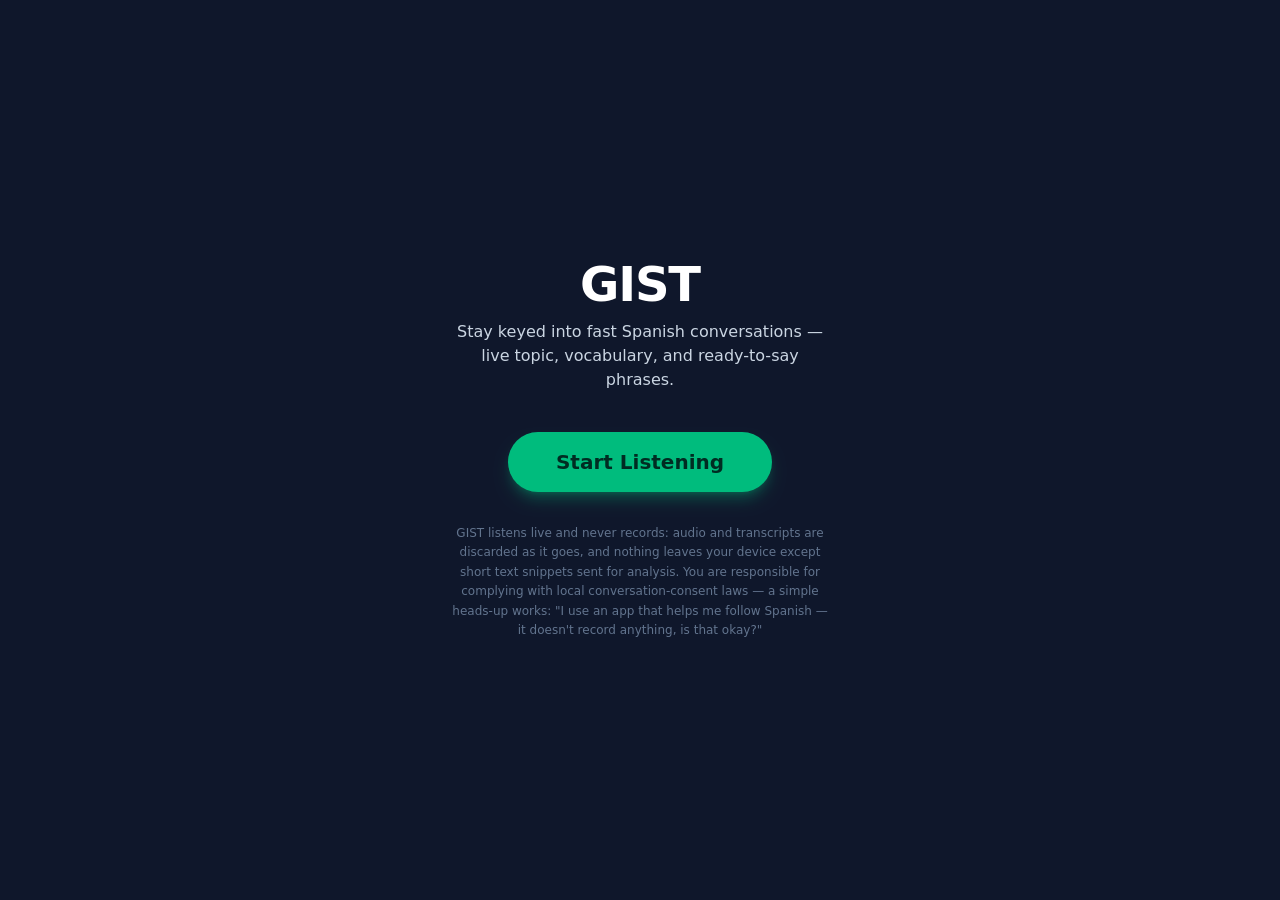
<file: gist/index.html>
<!doctype html>
<html lang="en">
  <head>
    <meta charset="UTF-8" />
    <meta name="viewport" content="width=device-width, initial-scale=1.0, viewport-fit=cover" />
    <meta name="theme-color" content="#0f172a" />
    <title>GIST</title>
    <script type="module" crossorigin src="/gist/assets/index-BAPMro17.js"></script>
    <link rel="stylesheet" crossorigin href="/gist/assets/index-Db5d5x08.css">
  </head>
  <body>
    <div id="root"></div>
  </body>
</html>
</file>
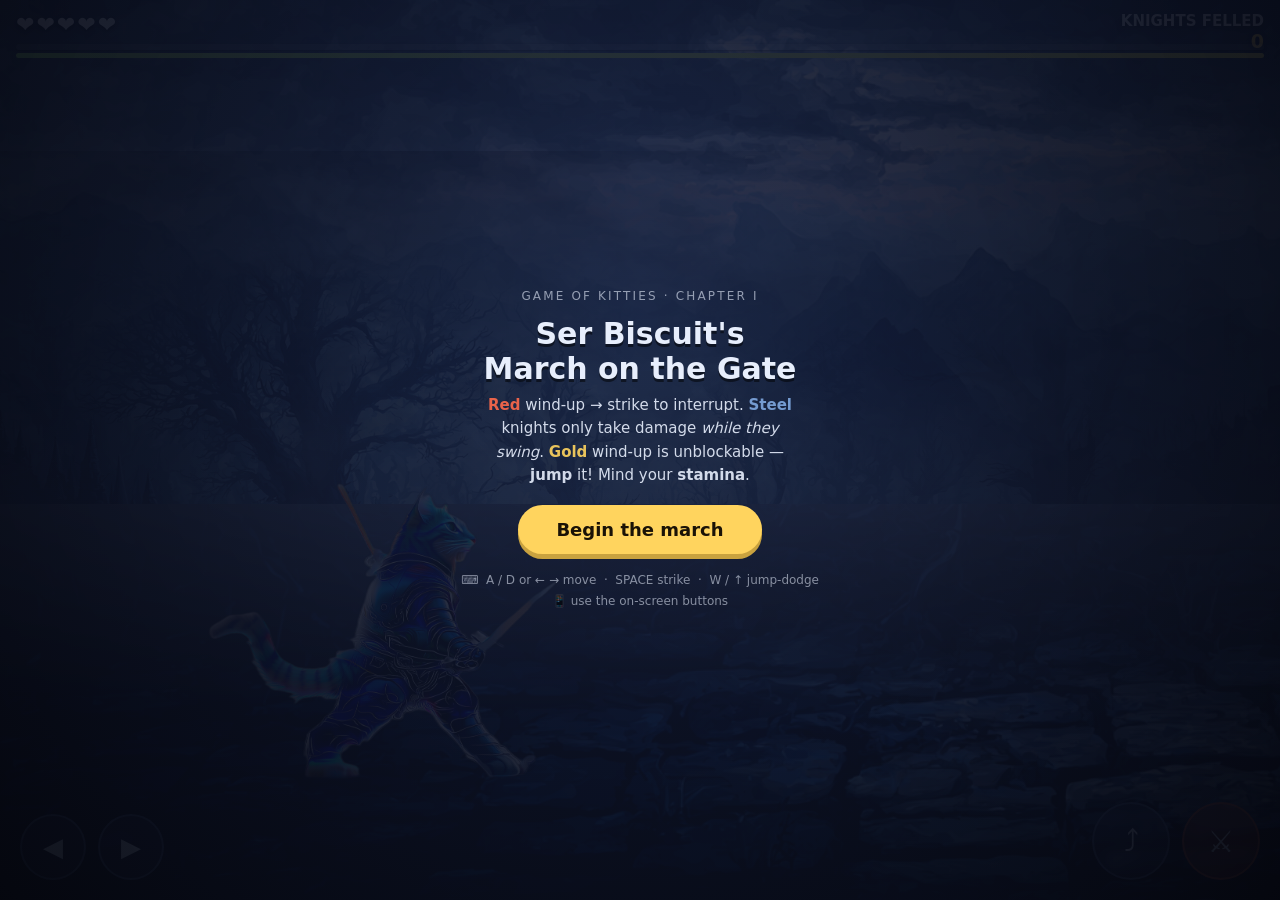
<file: knights/index.html>
<!DOCTYPE html>
<html lang="en">
<head>
<meta charset="UTF-8">
<meta name="viewport" content="width=device-width, initial-scale=1, viewport-fit=cover, user-scalable=no">
<meta name="theme-color" content="#05070f">
<title>Game of Kitties — Ser Biscuit</title>
<style>
  *{margin:0;padding:0;box-sizing:border-box;-webkit-tap-highlight-color:transparent;-webkit-user-select:none;user-select:none}
  html,body{height:100%;overflow:hidden;background:#05070f;font-family:'Trebuchet MS',system-ui,sans-serif;color:#e7eefc;touch-action:none}
  canvas{display:block;position:fixed;top:0;left:0;width:100%;height:100%}  /* explicit CSS size: canvas is a replaced element, inset:0 alone lets it show at intrinsic (DPR-scaled) size on mobile */
  #hud{position:fixed;top:0;left:0;right:0;display:flex;justify-content:space-between;padding:12px 16px;z-index:4;pointer-events:none;font-weight:bold;text-shadow:0 2px 5px rgba(0,0,0,.7)}
  #hearts{font-size:22px;letter-spacing:2px}
  #felled{font-size:15px;text-align:right;opacity:.95}
  #felled .n{color:#ffd45e;font-size:19px}
  /* touch controls */
  .pad{position:fixed;bottom:0;z-index:5;display:flex;gap:12px;padding:20px;align-items:flex-end}
  #padL{left:0}#padR{right:0}
  .key{width:66px;height:66px;border-radius:50%;background:rgba(120,150,220,.16);border:2px solid rgba(150,180,240,.35);
    display:flex;align-items:center;justify-content:center;font-size:26px;color:#dce7ff;backdrop-filter:blur(4px)}
  .key:active{background:rgba(120,150,220,.42)}
  .key.big{width:78px;height:78px;font-size:30px}
  .key.atk{background:rgba(184,66,31,.38);border-color:rgba(224,103,60,.6)}
  .key.atk:active{background:rgba(210,79,39,.7)}
  .overlay{position:fixed;inset:0;z-index:10;display:flex;flex-direction:column;justify-content:center;align-items:center;text-align:center;padding:28px;background:radial-gradient(circle at 50% 35%,rgba(20,30,60,.86),rgba(5,7,15,.95))}
  .overlay h1{font-size:30px;margin-bottom:8px;text-shadow:0 3px 0 rgba(0,0,0,.5);line-height:1.15}
  .overlay p{max-width:330px;line-height:1.55;font-size:15px;opacity:.9;margin-bottom:18px}
  .overlay .sub{font-size:12px;letter-spacing:.18em;text-transform:uppercase;opacity:.6;margin-bottom:14px}
  .overlay button{font:inherit;font-size:18px;font-weight:bold;color:#1a1206;background:#ffd45e;border:none;border-radius:30px;padding:14px 38px;cursor:pointer;box-shadow:0 5px 0 #c9a23f}
  .overlay button:active{transform:translateY(3px);box-shadow:0 2px 0 #c9a23f}
  .hide{display:none!important}
  #keys{font-size:12px;opacity:.55;margin-top:16px;line-height:1.7}
  #bar{position:fixed;top:44px;left:16px;right:16px;height:6px;z-index:4;background:rgba(255,255,255,.12);border-radius:5px;overflow:hidden;box-shadow:0 1px 3px rgba(0,0,0,.5)}
  #barfill{height:100%;width:0;background:linear-gradient(90deg,#5cf0c0,#8ff0ff)}
  #stam{position:fixed;top:53px;left:16px;right:16px;height:5px;z-index:4;background:rgba(255,255,255,.10);border-radius:4px;overflow:hidden}
  #stamfill{height:100%;width:100%;background:linear-gradient(90deg,#9fe870,#e8e060)}
  #stamfill.low{background:#ff7a5a}
  #bossbar{position:fixed;top:64px;left:12%;right:12%;z-index:4;display:none}
  #bosslab{font-size:10px;letter-spacing:.18em;text-align:center;color:#ff9a9a;font-weight:bold;text-shadow:0 1px 3px #000;margin-bottom:3px}
  #bosstrack{height:9px;background:rgba(255,255,255,.14);border-radius:5px;overflow:hidden}
  #bossfill{height:100%;width:100%;background:linear-gradient(90deg,#ff5a5a,#ff9e3c);transition:width .12s}
  .badge{font-size:38px;font-weight:bold;letter-spacing:.05em;margin:2px 0 12px;text-shadow:0 3px 0 rgba(0,0,0,.4)}
  .card{background:rgba(255,255,255,.08);border:1px solid rgba(255,255,255,.14);border-radius:14px;padding:11px 22px;margin:4px 0 14px;font-size:15px;line-height:1.85}
  .card .v{color:#ffd45e;font-weight:bold}
  .cta{max-width:330px;background:#ffd45e;color:#1a1206;border-radius:14px;padding:12px 18px;margin:2px 0 12px;font-size:14px;line-height:1.45;font-weight:bold}
  .cta b{color:#b5471f}
</style>
</head>
<body>
<canvas id="cv"></canvas>
<div id="hud">
  <div id="hearts"></div>
  <div id="felled">KNIGHTS FELLED<br><span class="n">0</span></div>
</div>
<div id="bar"><div id="barfill"></div></div>
<div id="stam"><div id="stamfill"></div></div>
<div id="bossbar"><div id="bosslab">⚔ THE BLACK KNIGHT ⚔</div><div id="bosstrack"><div id="bossfill"></div></div></div>

<div class="pad" id="padL">
  <div class="key" data-k="left">◀</div>
  <div class="key" data-k="right">▶</div>
</div>
<div class="pad" id="padR">
  <div class="key big" data-k="jump">⤴</div>
  <div class="key big atk" data-k="attack">⚔</div>
</div>

<div class="overlay" id="start">
  <div class="sub">Game of Kitties · Chapter I</div>
  <h1>Ser Biscuit's<br>March on the Gate</h1>
  <p><b style="color:#ff6a4a">Red</b> wind-up → strike to interrupt. <b style="color:#7fa8e0">Steel</b> knights only take damage <i>while they swing</i>. <b style="color:#ffd45e">Gold</b> wind-up is unblockable — <b>jump</b> it! Mind your <b>stamina</b>.</p>
  <button id="startBtn">Begin the march</button>
  <div id="keys">⌨ &nbsp;A / D or ← → move &nbsp;·&nbsp; SPACE strike &nbsp;·&nbsp; W / ↑ jump-dodge<br>📱 use the on-screen buttons</div>
</div>
<div class="overlay hide" id="end">
  <div class="sub" id="endSub">Victory</div>
  <h1 id="endTitle"></h1>
  <div class="badge" id="endBadge"></div>
  <div class="card" id="endCard"></div>
  <div class="cta">📸 Screenshot &amp; post to <b>@nuzz.pet</b> on IG/TikTok to win a gift card!</div>
  <p id="endMsg" style="margin-bottom:10px"></p>
  <button id="endBtn">March again</button>
</div>

<script>
const cv=document.getElementById('cv'),ctx=cv.getContext('2d');
let W,H,DPR=Math.min(devicePixelRatio||1,2);
function resize(){W=innerWidth;H=innerHeight;cv.width=W*DPR;cv.height=H*DPR;ctx.setTransform(DPR,0,0,DPR,0,0);}
addEventListener('resize',resize);resize();

// ---------- assets ----------
const FILES={                                  // hero walk = the two uploaded RUN frames; strike = uploads; enemy = black cat on all fours
  run1:'C_run_1', run2:'C_run_2',
  wlk:'C_h_walking', s2:'C_h_strike_2', s3:'C_h_strike_3',
  bk1:'wcut_1', bk2:'wcut_2'
};
const HSTRIDE=46, EWSTRIDE=44;                 // px of travel per leg-swap (keeps legs matched to motion)
const PATH={far:'assets/far.png',mid:'assets/mid_cut.png',ground:'assets/walkway.png'};
for(const fk in FILES)PATH[fk]='assets/'+FILES[fk]+'.png';
const IMG={};let loaded=0;let ready=false;const total=Object.keys(PATH).length;const assetErr=[];
for(const k in PATH){const im=new Image();
  im.onload=()=>{loaded++;};
  im.onerror=()=>{loaded++;assetErr.push(PATH[k]);};
  im.src=PATH[k];IMG[k]=im;}

// ---------- pose helpers (face RIGHT) ----------
const SC={};
function P(k){return{im:k,flip:false,sc:SC[k]||1};}
const ANIM={
  idle:  {f:[P('run1')],              mode:'hold'},
  walk:  {f:[P('run1'),P('run2')],    mode:'loop', fps:6},   // frame chosen by distance (see draw)
  attack:{f:[P('wlk'),P('s2'),P('s3')], mode:'once', fps:9},
  jump:  {f:[P('run1')],              mode:'arc',  fps:6},
};

// ---------- parallax ----------
const FOG='124,142,178',SPD={far:.15,mid:.45,ground:1};
const FEET=.87, GROUNDH=.66;
function tile(im,s,dy,dh,sT,sB){if(!im||!im.naturalWidth)return;const sH=im.height*(sB-sT),sY=im.height*sT,tw=dh*(im.width/sH);
  let k=Math.floor(s/tw),x=k*tw-s;
  for(;x<W;x+=tw,k++){const fl=(((k%2)+2)%2)===1;
    if(fl){ctx.save();ctx.translate(x+tw,dy);ctx.scale(-1,1);ctx.drawImage(im,0,sY,im.width,sH,0,0,tw,dh);ctx.restore();}
    else ctx.drawImage(im,0,sY,im.width,sH,x,dy,tw,dh);}}
function scene(off){let g;const gy=H*GROUNDH;
  tile(IMG.far,off*SPD.far,0,H,0,1);
  g=ctx.createLinearGradient(0,gy-H*.3,0,gy+H*.04);g.addColorStop(0,`rgba(${FOG},0)`);g.addColorStop(1,`rgba(${FOG},.42)`);ctx.fillStyle=g;ctx.fillRect(0,gy-H*.3,W,H*.34);
  {const dh=H*.6,dy=gy-dh*.82;tile(IMG.mid,off*SPD.mid,dy,dh,0,1);
   g=ctx.createLinearGradient(0,dy+dh*.42,0,dy+dh);g.addColorStop(0,`rgba(${FOG},0)`);g.addColorStop(1,`rgba(${FOG},.72)`);ctx.fillStyle=g;ctx.fillRect(0,dy+dh*.42,W,dh*.58);}
  {const dh=H-gy+H*.1,dy=H-dh;tile(IMG.ground,off*SPD.ground,dy,dh,.58,1);
   g=ctx.createLinearGradient(0,dy,0,dy+dh*.55);g.addColorStop(0,`rgba(${FOG},.8)`);g.addColorStop(1,`rgba(${FOG},0)`);ctx.fillStyle=g;ctx.fillRect(0,dy,W,dh*.55);}}

// offscreen for enemy tint
const off=document.createElement('canvas'),octx=off.getContext('2d');
function sprite(pose,cx,baseY,scale,faceLeft,tint){
  const im=IMG[pose.im];if(!im||!im.complete||!im.naturalWidth)return;
  const dh=H*.42*scale*pose.sc,dw=dh*(im.width/im.height);
  const x=cx-dw/2,y=baseY-dh;
  const flip=pose.flip!==!!faceLeft;        // xor: combine pose flip with desired facing
  if(tint){
    const w=Math.max(2,Math.ceil(dw)),h=Math.max(2,Math.ceil(dh));
    off.width=w;off.height=h;octx.clearRect(0,0,w,h);
    if(flip){octx.save();octx.translate(w,0);octx.scale(-1,1);octx.drawImage(im,0,0,w,h);octx.restore();}
    else octx.drawImage(im,0,0,w,h);
    octx.globalCompositeOperation='source-atop';octx.fillStyle=tint;octx.fillRect(0,0,w,h);
    octx.globalCompositeOperation='source-over';
    ctx.drawImage(off,x,y,dw,dh);
  } else {
    ctx.save();
    if(flip){ctx.translate(x+dw,y);ctx.scale(-1,1);ctx.drawImage(im,0,0,dw,dh);}
    else ctx.drawImage(im,x,y,dw,dh);
    ctx.restore();
  }
}
function shadow(cx,baseY,r,lift){ctx.save();ctx.globalAlpha=.34*(1-lift*.7);ctx.fillStyle='#000';
  ctx.beginPath();ctx.ellipse(cx,baseY-2,r*(1-lift*.35),H*.018,0,0,7);ctx.fill();ctx.restore();}

// ---------- game state ----------
const PLAYER_X=()=>W*.3;
const MAXHP=5;
const STAM_MAX=100, ATK_COST=34, JUMP_COST=24;
const SWORD=195, STOPGAP=82;                    // hero strike reach / gap at which enemies stop to strike (world px, edge-based)
const KIND={
  grunt: {hp:2, sc:0.95, spd:3.0, wind:18, claw:115, col:null},
  shield:{hp:3, sc:0.95, spd:2.4, wind:20, claw:115, col:'rgba(90,120,170,.5)'},  // only hurt WHILE it swings
  lunger:{hp:2, sc:1.0,  spd:3.4, wind:16, claw:170, col:'rgba(170,70,200,.4)'},  // can't be interrupted -> must dodge
  boss:  {hp:12,sc:1.3,  spd:2.6, wind:24, claw:140, col:null},
};
let worldX, vel, hp, felled, enemies, parts, shake, anim, animT, atkHit, jumpV, jumpY, invuln, running, pathEnd, boss, won, stam, prevAttack;
const keys={left:0,right:0,jump:0,attack:0};

function enemyHead(e){   // world X of the cat's FRONT edge (it faces the player) so spacing matches the wide sprite
  const im=IMG[(Math.floor((e.walked||0)/EWSTRIDE)%2===0)?'bk1':'bk2']||IMG.bk1;
  const sc=KIND[e.kind].sc, dh=H*.42*sc, dw=(im&&im.naturalWidth)?dh*(im.width/im.height):300;
  return e.wx - dw*0.42;
}
function mkEnemy(x,kind){const h=KIND[kind].hp;return{wx:x,kind,hp:h,maxhp:h,state:'wait',t:0,hitT:0,die:0,anim:0,walked:0,cool:0,seq:0};}
function reset(){
  worldX=0;vel=0;hp=MAXHP;felled=0;parts=[];shake=0;anim='idle';animT=0;atkHit=false;
  jumpV=0;jumpY=0;invuln=0;running=true;won=false;stam=STAM_MAX;prevAttack=0;
  // designed encounters: scouts -> shielded press -> mixed gauntlet -> the boss
  const layout=[[1300,'grunt'],[2000,'grunt'],[2250,'shield'],
    [3000,'grunt'],[3220,'lunger'],[3440,'grunt'],
    [4250,'shield'],[4500,'grunt'],[4750,'lunger'],
    [5500,'grunt'],[5760,'shield']];
  enemies=layout.map(([x,k])=>mkEnemy(x,k));
  pathEnd=7100;
  boss=mkEnemy(pathEnd-280,'boss'); enemies.push(boss);
  updHUD();
}
function updHUD(){
  document.getElementById('hearts').textContent='❤'.repeat(Math.max(0,hp))+'♡'.repeat(Math.max(0,MAXHP-hp));
  document.querySelector('#felled .n').textContent=felled;
}

function startAnim(a){anim=a;animT=0;atkHit=false;}
function burst(x,y,n,c){for(let i=0;i<n;i++){const a=Math.random()*7,s=2+Math.random()*4;
  parts.push({x,y,vx:Math.cos(a)*s,vy:Math.sin(a)*s-2,life:1,c});}}

function step(){
  const onGround=jumpY>=-0.5;
  const atkPressed=keys.attack&&!prevAttack; prevAttack=keys.attack;   // deliberate press only
  // movement (rooted while swinging)
  let mv=(keys.right?1:0)-(keys.left?1:0);
  if(anim==='attack')mv=0;
  vel+=(mv*4.2-vel)*0.25;
  worldX=Math.max(0,Math.min(pathEnd,worldX+vel));
  // jump (costs stamina)
  if(keys.jump&&onGround&&anim!=='attack'&&stam>=JUMP_COST){jumpV=-13;stam-=JUMP_COST;startAnim('jump');}
  if(!onGround||jumpV<0){jumpV+=0.7;jumpY+=jumpV;if(jumpY>0){jumpY=0;jumpV=0;}}
  // strike: deliberate, costs stamina, commits you
  if(atkPressed&&anim!=='attack'&&onGround&&stam>=ATK_COST){startAnim('attack');stam-=ATK_COST;shake=Math.max(shake,5);}
  // stamina regen (none mid-swing; faster when standing still)
  if(anim!=='attack')stam=Math.min(STAM_MAX,stam+(Math.abs(vel)<0.4&&onGround?1.2:0.55));
  // locomotion anim
  if(anim!=='attack'&&anim!=='jump')anim=Math.abs(vel)>0.4?'walk':'idle';
  if(anim==='jump'&&onGround&&jumpV===0&&animT>6)anim='idle';
  animT++;

  const px=PLAYER_X(),baseY=H*FEET;
  // player attack hit window (hits everything in front; clusters take damage together)
  if(anim==='attack'){
    const prog=animT/(ANIM.attack.f.length/ANIM.attack.fps*60);
    if(prog>.28&&prog<.55&&!atkHit){atkHit=true;
      enemies.forEach(e=>{if(e.state==='dead')return;
        const hx=enemyHead(e), ex=px+(e.wx-worldX);
        if(hx>worldX-20 && hx<worldX+SWORD){
          const open=(e.state==='windup'||e.state==='recover'||e.state==='stagger');
          if(e.kind==='shield' && !open){e.hitT=6;shake=Math.max(shake,4);burst(px+SWORD*.5,baseY-H*.16,7,'170,200,255');return;} // shield clang, no damage
          e.hp--;e.hitT=10;shake=Math.max(shake,8);burst(ex,baseY-H*.16,10,'255,210,90');
          if(e.kind!=='lunger'){e.state='stagger';e.t=0;}   // lungers can't be interrupted
          if(e.hp<=0){e.state='dead';e.die=0.001;burst(ex,baseY-H*.18,26,'255,120,60');if(e.kind==='boss')won=true;else felled++;updHUD();}
        }});
    }
    if(prog>=1)anim='idle';
  }
  // enemies: approach -> windup (telegraph) -> strike -> recover
  enemies.forEach(e=>{
    if(e.state==='dead'){e.die=Math.min(1,e.die+0.05);return;}
    const ex=px+(e.wx-worldX);
    if(e.state==='wait'){ if(ex<W+100)e.state='approach'; else return; }
    if(e.hitT>0)e.hitT--; if(e.cool>0)e.cool--; e.anim+=0.1;
    const K=KIND[e.kind], dir=(e.wx>worldX)?-1:1;
    if(e.state==='stagger'){ e.t++; if(e.t>32){e.state='approach';e.cool=16;} }
    else if(e.state==='approach'){
      if(Math.abs(enemyHead(e)-worldX)>STOPGAP){e.wx+=dir*K.spd;e.walked+=K.spd;}
      else if(e.cool<=0){e.state='windup';e.t=0;}
    } else if(e.state==='windup'){
      e.t++;
      if(e.t>K.wind){e.state='recover';e.t=0;
        if(e.kind==='lunger')e.wx+=dir*64;                       // lunges in on the strike (must be dodged)
        if(Math.abs(enemyHead(e)-worldX)<K.claw && invuln<=0 && jumpY>-H*.07){
          hp-=1;invuln=42;shake=12;burst(px,baseY-H*.16,12,'255,80,80');updHUD();
          worldX=Math.max(0,worldX-46);
          if(hp<=0){running=false;gameOver(false);}}
      }
    } else if(e.state==='recover'){
      e.t++;
      if(e.t>14){
        if(e.kind==='boss'){ if((e.seq=(e.seq||0)+1)<2){e.state='approach';e.cool=12;} else {e.seq=0;e.state='approach';e.cool=44;} }  // 2-hit combo
        else {e.state='approach';e.cool=30;}
      }
    }
  });
  if(invuln>0)invuln--;
  // win when the Black Knight falls
  if(won&&boss&&boss.die>=1&&running){running=false;gameOver(true);}
  // HUD: progress + boss bar
  document.getElementById('barfill').style.width=Math.min(100,worldX/pathEnd*100)+'%';
  const sf=document.getElementById('stamfill'); sf.style.width=stam+'%'; sf.classList.toggle('low',stam<ATK_COST);
  const bb=document.getElementById('bossbar');
  if(boss&&boss.state!=='wait'&&boss.state!=='dead'){bb.style.display='block';document.getElementById('bossfill').style.width=Math.max(0,boss.hp/boss.maxhp*100)+'%';}
  else bb.style.display='none';
  // particles
  parts.forEach(p=>{p.x+=p.vx;p.y+=p.vy;p.vy+=0.3;p.life-=0.03;});
  parts=parts.filter(p=>p.life>0);
}

function draw(){
  ctx.clearRect(0,0,W,H);
  ctx.save();
  if(shake>0){ctx.translate((Math.random()-.5)*shake,(Math.random()-.5)*shake);shake*=.85;if(shake<.4)shake=0;}
  scene(worldX);
  const px=PLAYER_X(),baseY=H*FEET;

  // gate marker at end
  const gx=px+(pathEnd-worldX);
  if(gx<W+200){ctx.save();ctx.globalAlpha=.85;ctx.fillStyle='#ffd45e';ctx.font='bold 16px Trebuchet MS';
    ctx.textAlign='center';ctx.fillText('⛬ THE GATE ⛬',gx,baseY-H*.3);ctx.restore();}

  // enemies (black cats; rear back to telegraph, lunge on the strike)
  enemies.forEach(e=>{
    if(e.state==='wait')return;
    const K=KIND[e.kind], isBoss=e.kind==='boss', windup=e.state==='windup', stag=e.state==='stagger';
    const lean=((windup?9:0)+(e.state==='recover'?-18:0)+(stag?Math.sin(e.t*0.8)*5:0))*(isBoss?1.6:1);
    const ex=px+(e.wx-worldX)+lean;
    const dying=e.state==='dead', sc=K.sc;
    ctx.save();
    if(dying)ctx.globalAlpha=1-e.die;
    shadow(ex,baseY,H*.42*sc*.32,0);
    const pose=(Math.floor((e.walked||0)/EWSTRIDE)%2===0)?P('bk1'):P('bk2');
    const flash=e.hitT>0&&((e.hitT/2|0)%2===0);
    let tint=K.col;
    if(flash)tint='rgba(255,255,255,.9)';
    else if(windup)tint=(e.kind==='lunger')?('rgba(255,225,60,'+(0.5+0.3*Math.sin(e.t*0.6))+')'):('rgba(255,70,40,'+(0.4+0.3*Math.sin(e.t*0.5))+')');
    else if(stag)tint='rgba(120,160,255,.45)';
    const ebob=Math.sin(e.anim*2.0)*H*.008;
    sprite(pose,ex,baseY+ebob+(dying?e.die*H*.04:0),sc,true,tint);
    ctx.restore();
  });

  // player
  const A=ANIM[anim],dur=A.f.length/(A.fps||6),tSec=animT/60;
  let fi;
  if(anim==='walk') fi=Math.floor(Math.abs(worldX)/HSTRIDE)%A.f.length;   // legs driven by distance, not time
  else fi=A.mode==='loop'?Math.floor(tSec*A.fps)%A.f.length:(A.mode==='hold'?0:Math.min(A.f.length-1,Math.floor(tSec*A.fps)));
  let xoff=0,yoff=jumpY;
  if(anim==='walk')yoff+=Math.sin(animT*0.35)*H*.012;
  if(anim==='attack')xoff=Math.sin(Math.min(1,tSec/dur)*Math.PI)*40;
  const lift=Math.max(0,Math.min(1,-yoff/(H*.18)));
  const flick=invuln>0&&((invuln/4|0)%2===0);
  shadow(px,baseY,H*.42*.8*.32,lift);
  if(!flick)sprite(A.f[fi],px+xoff,baseY+yoff,.8,false,null);

  // particles
  parts.forEach(p=>{ctx.globalAlpha=Math.max(0,p.life);ctx.fillStyle='rgb('+p.c+')';
    ctx.fillRect(p.x-2,p.y-2,4,4);});ctx.globalAlpha=1;

  ctx.restore();
  // vignette
  let g=ctx.createRadialGradient(W/2,H*.5,H*.32,W/2,H*.5,H*.82);
  g.addColorStop(0,'rgba(0,0,0,0)');g.addColorStop(1,'rgba(2,4,10,.55)');ctx.fillStyle=g;ctx.fillRect(0,0,W,H);
}

function drawLoading(){
  ctx.clearRect(0,0,W,H);ctx.fillStyle='#05070f';ctx.fillRect(0,0,W,H);
  ctx.fillStyle='#9fc0ff';ctx.font='15px Trebuchet MS';ctx.textAlign='center';
  ctx.fillText('Loading art… '+loaded+'/'+total,W/2,H/2);
  if(assetErr.length){ctx.fillStyle='#ff8a8a';
    ctx.fillText('Failed: '+assetErr.length+' file(s) — '+assetErr[0],W/2,H/2+26);}
}
function loop(){
  if(!ready&&loaded>=total)ready=true;
  if(ready){ if(running)step(); draw(); }
  else drawLoading();
  requestAnimationFrame(loop);
}
reset(); running=false;     // initialise state so the scene draws behind the title screen
loop();

// ---------- screens ----------
function gameOver(win){
  document.getElementById('bossbar').style.display='none';
  let badge='',col='#cfe0ff',msg='';
  if(win){
    if(hp>=MAXHP){badge='★ GOLD ★';col='#ffd45e';msg='Flawless — not a scratch on your fur.';}
    else if(hp>=3){badge='SILVER';col='#cfe0ff';msg='A worthy victory for House Barkatheon.';}
    else{badge='BRONZE';col='#e0a060';msg='Bloodied, but the gate is yours.';}
  } else msg='House Whiskerly holds the road… for now.';
  document.getElementById('endSub').textContent=win?'Victory':'Defeat';
  document.getElementById('endTitle').textContent=win?'The Gate is Yours!':'Ser Biscuit has fallen…';
  const bd=document.getElementById('endBadge');bd.textContent=badge;bd.style.color=col;bd.style.display=badge?'block':'none';
  document.getElementById('endCard').innerHTML=
    'Knights felled: <span class="v">'+felled+'</span><br>'+
    'Hearts remaining: <span class="v">'+Math.max(0,hp)+' / '+MAXHP+'</span>'+
    (win?'<br>The Black Knight: <span class="v">vanquished</span>':'');
  document.getElementById('endMsg').textContent=msg;
  document.getElementById('endBtn').textContent=win?'March again':'Try again';
  document.getElementById('end').classList.remove('hide');
}
document.getElementById('startBtn').onclick=()=>{document.getElementById('start').classList.add('hide');reset();};
document.getElementById('endBtn').onclick=()=>{document.getElementById('end').classList.add('hide');reset();};

// ---------- input ----------
const KEYMAP={ArrowLeft:'left',KeyA:'left',ArrowRight:'right',KeyD:'right',Space:'attack',KeyW:'jump',ArrowUp:'jump'};
addEventListener('keydown',e=>{const k=KEYMAP[e.code];if(k){keys[k]=1;e.preventDefault();}});
addEventListener('keyup',e=>{const k=KEYMAP[e.code];if(k){keys[k]=0;e.preventDefault();}});
document.querySelectorAll('.key').forEach(b=>{const k=b.dataset.k;
  const on=e=>{keys[k]=1;e.preventDefault();},offf=e=>{keys[k]=0;e.preventDefault();};
  b.addEventListener('pointerdown',on);b.addEventListener('pointerup',offf);
  b.addEventListener('pointerleave',offf);b.addEventListener('pointercancel',offf);});
</script>
</body>
</html>
</file>
<file: gist/assets/index-Db5d5x08.css>
/*! tailwindcss v4.3.3 | MIT License | https://tailwindcss.com */@layer properties{@supports (((-webkit-hyphens:none)) and (not (margin-trim:inline))) or ((-moz-orient:inline) and (not (color:rgb(from red r g b)))){*,:before,:after,::backdrop{--tw-space-y-reverse:0;--tw-divide-y-reverse:0;--tw-border-style:solid;--tw-leading:initial;--tw-font-weight:initial;--tw-tracking:initial;--tw-ordinal:initial;--tw-slashed-zero:initial;--tw-numeric-figure:initial;--tw-numeric-spacing:initial;--tw-numeric-fraction:initial;--tw-shadow:0 0 #0000;--tw-shadow-color:initial;--tw-shadow-alpha:100%;--tw-inset-shadow:0 0 #0000;--tw-inset-shadow-color:initial;--tw-inset-shadow-alpha:100%;--tw-ring-color:initial;--tw-ring-shadow:0 0 #0000;--tw-inset-ring-color:initial;--tw-inset-ring-shadow:0 0 #0000;--tw-ring-inset:initial;--tw-ring-offset-width:0px;--tw-ring-offset-color:#fff;--tw-ring-offset-shadow:0 0 #0000;--tw-backdrop-blur:initial;--tw-backdrop-brightness:initial;--tw-backdrop-contrast:initial;--tw-backdrop-grayscale:initial;--tw-backdrop-hue-rotate:initial;--tw-backdrop-invert:initial;--tw-backdrop-opacity:initial;--tw-backdrop-saturate:initial;--tw-backdrop-sepia:initial}}}@layer theme{:root,:host{--font-sans:"system-ui", "Segoe UI", "Roboto", "Helvetica Neue", sans-serif;--font-mono:ui-monospace, SFMono-Regular, Menlo, Monaco, Consolas, "Liberation Mono", "Courier New", monospace;--color-red-200:oklch(88.5% .062 18.334);--color-red-500:oklch(63.7% .237 25.331);--color-red-600:oklch(57.7% .245 27.325);--color-red-700:oklch(50.5% .213 27.518);--color-amber-50:oklch(98.7% .022 95.277);--color-amber-100:oklch(96.2% .059 95.617);--color-amber-200:oklch(92.4% .12 95.746);--color-amber-400:oklch(82.8% .189 84.429);--color-amber-500:oklch(76.9% .188 70.08);--color-amber-900:oklch(41.4% .112 45.904);--color-lime-400:oklch(84.1% .238 128.85);--color-emerald-50:oklch(97.9% .021 166.113);--color-emerald-100:oklch(95% .052 163.051);--color-emerald-200:oklch(90.5% .093 164.15);--color-emerald-300:oklch(84.5% .143 164.978);--color-emerald-400:oklch(76.5% .177 163.223);--color-emerald-500:oklch(69.6% .17 162.48);--color-emerald-600:oklch(59.6% .145 163.225);--color-emerald-800:oklch(43.2% .095 166.913);--color-emerald-900:oklch(37.8% .077 168.94);--color-emerald-950:oklch(26.2% .051 172.552);--color-sky-300:oklch(82.8% .111 230.318);--color-sky-500:oklch(68.5% .169 237.323);--color-sky-600:oklch(58.8% .158 241.966);--color-slate-50:oklch(98.4% .003 247.858);--color-slate-100:oklch(96.8% .007 247.896);--color-slate-200:oklch(92.9% .013 255.508);--color-slate-300:oklch(86.9% .022 252.894);--color-slate-400:oklch(70.4% .04 256.788);--color-slate-500:oklch(55.4% .046 257.417);--color-slate-600:oklch(44.6% .043 257.281);--color-slate-700:oklch(37.2% .044 257.287);--color-slate-800:oklch(27.9% .041 260.031);--color-slate-900:oklch(20.8% .042 265.755);--color-white:#fff;--spacing:.25rem;--container-sm:24rem;--container-2xl:42rem;--text-xs:.75rem;--text-xs--line-height:calc(1 / .75);--text-sm:.875rem;--text-sm--line-height:calc(1.25 / .875);--text-lg:1.125rem;--text-lg--line-height:calc(1.75 / 1.125);--text-xl:1.25rem;--text-xl--line-height:calc(1.75 / 1.25);--text-2xl:1.5rem;--text-2xl--line-height:calc(2 / 1.5);--text-5xl:3rem;--text-5xl--line-height:1;--font-weight-normal:400;--font-weight-medium:500;--font-weight-semibold:600;--font-weight-bold:700;--font-weight-black:900;--tracking-tight:-.025em;--tracking-wide:.025em;--tracking-widest:.1em;--leading-snug:1.375;--leading-relaxed:1.625;--radius-lg:.5rem;--radius-xl:.75rem;--animate-spin:spin 1s linear infinite;--default-font-family:var(--font-sans);--default-mono-font-family:var(--font-mono)}}@layer base{*,:after,:before,::backdrop{box-sizing:border-box;border:0 solid;margin:0;padding:0}::file-selector-button{box-sizing:border-box;border:0 solid;margin:0;padding:0}html,:host{-webkit-text-size-adjust:100%;-moz-tab-size:4;tab-size:4;line-height:1.5;font-family:var(--default-font-family,-apple-system, BlinkMacSystemFont, "Segoe UI", Roboto, "Helvetica Neue", "Noto Sans", Arial, sans-serif, "Apple Color Emoji", "Segoe UI Emoji", "Segoe UI Symbol", "Noto Color Emoji");font-feature-settings:var(--default-font-feature-settings,normal);font-variation-settings:var(--default-font-variation-settings,normal);-webkit-tap-highlight-color:transparent}hr{height:0;color:inherit;border-top-width:1px}abbr:where([title]){-webkit-text-decoration:underline dotted;text-decoration:underline dotted}h1,h2,h3,h4,h5,h6{font-size:inherit;font-weight:inherit}a{color:inherit;-webkit-text-decoration:inherit;text-decoration:inherit}b,strong{font-weight:bolder}code,kbd,samp,pre{font-family:var(--default-mono-font-family,ui-monospace, SFMono-Regular, Menlo, Monaco, Consolas, "Liberation Mono", "Courier New", monospace);font-feature-settings:var(--default-mono-font-feature-settings,normal);font-variation-settings:var(--default-mono-font-variation-settings,normal);font-size:1em}small{font-size:80%}sub,sup{vertical-align:baseline;font-size:75%;line-height:0;position:relative}sub{bottom:-.25em}sup{top:-.5em}table{text-indent:0;border-color:inherit;border-collapse:collapse}:-moz-focusring:where(:not(iframe)){outline:auto}progress{vertical-align:baseline}summary{display:list-item}ol,ul,menu{list-style:none}img,svg,video,canvas,audio,iframe,embed,object{vertical-align:middle;display:block}img,video{max-width:100%;height:auto}button,input,select,optgroup,textarea{font:inherit;font-feature-settings:inherit;font-variation-settings:inherit;letter-spacing:inherit;color:inherit;opacity:1;background-color:#0000;border-radius:0}::file-selector-button{font:inherit;font-feature-settings:inherit;font-variation-settings:inherit;letter-spacing:inherit;color:inherit;opacity:1;background-color:#0000;border-radius:0}:where(select:is([multiple],[size])) optgroup{font-weight:bolder}:where(select:is([multiple],[size])) optgroup option{padding-inline-start:20px}::file-selector-button{margin-inline-end:4px}::placeholder{opacity:1}@supports (not ((-webkit-appearance:-apple-pay-button))) or (contain-intrinsic-size:1px){::placeholder{color:currentColor}@supports (color:color-mix(in lab,red,red)){::placeholder{color:color-mix(in oklab,currentcolor 50%,transparent)}}}textarea{resize:vertical}::-webkit-search-decoration{-webkit-appearance:none}::-webkit-date-and-time-value{min-height:1lh;text-align:inherit}::-webkit-datetime-edit{display:inline-flex}::-webkit-datetime-edit-fields-wrapper{padding:0}::-webkit-datetime-edit{padding-block:0}::-webkit-datetime-edit-year-field{padding-block:0}::-webkit-datetime-edit-month-field{padding-block:0}::-webkit-datetime-edit-day-field{padding-block:0}::-webkit-datetime-edit-hour-field{padding-block:0}::-webkit-datetime-edit-minute-field{padding-block:0}::-webkit-datetime-edit-second-field{padding-block:0}::-webkit-datetime-edit-millisecond-field{padding-block:0}::-webkit-datetime-edit-meridiem-field{padding-block:0}::-webkit-calendar-picker-indicator{line-height:1}:-moz-ui-invalid{box-shadow:none}button,input:where([type=button],[type=reset],[type=submit]){-webkit-appearance:button;-moz-appearance:button;appearance:button}::file-selector-button{-webkit-appearance:button;-moz-appearance:button;appearance:button}::-webkit-inner-spin-button{height:auto}::-webkit-outer-spin-button{height:auto}[hidden]:where(:not([hidden=until-found])){display:none!important}}@layer components;@layer utilities{.visible{visibility:visible}.fixed{position:fixed}.sticky{position:sticky}.inset-x-0{inset-inline:0}.top-0{top:0}.bottom-0{bottom:0}.z-20{z-index:20}.mx-auto{margin-inline:auto}.mt-0\.5{margin-top:calc(var(--spacing) * .5)}.mt-1{margin-top:var(--spacing)}.mt-2{margin-top:calc(var(--spacing) * 2)}.mt-3{margin-top:calc(var(--spacing) * 3)}.mt-6{margin-top:calc(var(--spacing) * 6)}.mt-8{margin-top:calc(var(--spacing) * 8)}.mt-10{margin-top:calc(var(--spacing) * 10)}.mt-16{margin-top:calc(var(--spacing) * 16)}.-mb-px{margin-bottom:-1px}.mb-1{margin-bottom:var(--spacing)}.mb-2{margin-bottom:calc(var(--spacing) * 2)}.mb-3{margin-bottom:calc(var(--spacing) * 3)}.mb-4{margin-bottom:calc(var(--spacing) * 4)}.ml-1\.5{margin-left:calc(var(--spacing) * 1.5)}.flex{display:flex}.grid{display:grid}.inline-block{display:inline-block}.h-2{height:calc(var(--spacing) * 2)}.h-3{height:calc(var(--spacing) * 3)}.min-h-5{min-height:calc(var(--spacing) * 5)}.min-h-dvh{min-height:100dvh}.w-2{width:calc(var(--spacing) * 2)}.w-3{width:calc(var(--spacing) * 3)}.w-full{width:100%}.max-w-2xl{max-width:var(--container-2xl)}.max-w-sm{max-width:var(--container-sm)}.min-w-0{min-width:0}.flex-1{flex:1}.shrink-0{flex-shrink:0}.animate-spin{animation:var(--animate-spin)}.grid-cols-1{grid-template-columns:repeat(1,minmax(0,1fr))}.flex-col{flex-direction:column}.flex-wrap{flex-wrap:wrap}.items-baseline{align-items:baseline}.items-center{align-items:center}.justify-between{justify-content:space-between}.justify-center{justify-content:center}.gap-1{gap:var(--spacing)}.gap-1\.5{gap:calc(var(--spacing) * 1.5)}.gap-2{gap:calc(var(--spacing) * 2)}.gap-3{gap:calc(var(--spacing) * 3)}:where(.space-y-1>:not(:last-child)){--tw-space-y-reverse:0;margin-block-start:calc(var(--spacing) * var(--tw-space-y-reverse));margin-block-end:calc(var(--spacing) * calc(1 - var(--tw-space-y-reverse)))}:where(.divide-y>:not(:last-child)){--tw-divide-y-reverse:0;border-bottom-style:var(--tw-border-style);border-top-style:var(--tw-border-style);border-top-width:calc(1px * var(--tw-divide-y-reverse));border-bottom-width:calc(1px * calc(1 - var(--tw-divide-y-reverse)))}:where(.divide-emerald-100>:not(:last-child)){border-color:var(--color-emerald-100)}:where(.divide-slate-200>:not(:last-child)){border-color:var(--color-slate-200)}.truncate{text-overflow:ellipsis;white-space:nowrap;overflow:hidden}.overflow-x-auto{overflow-x:auto}.rounded{border-radius:.25rem}.rounded-full{border-radius:3.40282e38px}.rounded-lg{border-radius:var(--radius-lg)}.rounded-xl{border-radius:var(--radius-xl)}.rounded-t-xl{border-top-left-radius:var(--radius-xl);border-top-right-radius:var(--radius-xl)}.border{border-style:var(--tw-border-style);border-width:1px}.border-y{border-block-style:var(--tw-border-style);border-block-width:1px}.border-t{border-top-style:var(--tw-border-style);border-top-width:1px}.border-b-0{border-bottom-style:var(--tw-border-style);border-bottom-width:0}.border-l-4{border-left-style:var(--tw-border-style);border-left-width:4px}.border-emerald-200{border-color:var(--color-emerald-200)}.border-emerald-200\/70{border-color:#a4f4cfb3}@supports (color:color-mix(in lab,red,red)){.border-emerald-200\/70{border-color:color-mix(in oklab,var(--color-emerald-200) 70%,transparent)}}.border-emerald-300{border-color:var(--color-emerald-300)}.border-sky-300{border-color:var(--color-sky-300)}.border-sky-500{border-color:var(--color-sky-500)}.border-slate-200{border-color:var(--color-slate-200)}.border-slate-300{border-color:var(--color-slate-300)}.border-slate-700{border-color:var(--color-slate-700)}.bg-amber-50{background-color:var(--color-amber-50)}.bg-amber-100{background-color:var(--color-amber-100)}.bg-amber-400{background-color:var(--color-amber-400)}.bg-amber-500\/20{background-color:#f99c0033}@supports (color:color-mix(in lab,red,red)){.bg-amber-500\/20{background-color:color-mix(in oklab,var(--color-amber-500) 20%,transparent)}}.bg-emerald-50\/50{background-color:#ecfdf580}@supports (color:color-mix(in lab,red,red)){.bg-emerald-50\/50{background-color:color-mix(in oklab,var(--color-emerald-50) 50%,transparent)}}.bg-emerald-50\/70{background-color:#ecfdf5b3}@supports (color:color-mix(in lab,red,red)){.bg-emerald-50\/70{background-color:color-mix(in oklab,var(--color-emerald-50) 70%,transparent)}}.bg-emerald-500{background-color:var(--color-emerald-500)}.bg-lime-400{background-color:var(--color-lime-400)}.bg-red-500{background-color:var(--color-red-500)}.bg-red-500\/20{background-color:#fb2c3633}@supports (color:color-mix(in lab,red,red)){.bg-red-500\/20{background-color:color-mix(in oklab,var(--color-red-500) 20%,transparent)}}.bg-red-600{background-color:var(--color-red-600)}.bg-slate-50{background-color:var(--color-slate-50)}.bg-slate-100{background-color:var(--color-slate-100)}.bg-slate-200\/70{background-color:#e2e8f0b3}@supports (color:color-mix(in lab,red,red)){.bg-slate-200\/70{background-color:color-mix(in oklab,var(--color-slate-200) 70%,transparent)}}.bg-slate-700{background-color:var(--color-slate-700)}.bg-slate-700\/80{background-color:#314158cc}@supports (color:color-mix(in lab,red,red)){.bg-slate-700\/80{background-color:color-mix(in oklab,var(--color-slate-700) 80%,transparent)}}.bg-slate-800{background-color:var(--color-slate-800)}.bg-slate-900{background-color:var(--color-slate-900)}.bg-white{background-color:var(--color-white)}.bg-white\/80{background-color:#fffc}@supports (color:color-mix(in lab,red,red)){.bg-white\/80{background-color:color-mix(in oklab,var(--color-white) 80%,transparent)}}.bg-white\/95{background-color:#fffffff2}@supports (color:color-mix(in lab,red,red)){.bg-white\/95{background-color:color-mix(in oklab,var(--color-white) 95%,transparent)}}.px-1{padding-inline:var(--spacing)}.px-2{padding-inline:calc(var(--spacing) * 2)}.px-2\.5{padding-inline:calc(var(--spacing) * 2.5)}.px-3{padding-inline:calc(var(--spacing) * 3)}.px-4{padding-inline:calc(var(--spacing) * 4)}.px-6{padding-inline:calc(var(--spacing) * 6)}.px-12{padding-inline:calc(var(--spacing) * 12)}.py-0\.5{padding-block:calc(var(--spacing) * .5)}.py-1{padding-block:var(--spacing)}.py-1\.5{padding-block:calc(var(--spacing) * 1.5)}.py-2{padding-block:calc(var(--spacing) * 2)}.py-2\.5{padding-block:calc(var(--spacing) * 2.5)}.py-3{padding-block:calc(var(--spacing) * 3)}.py-3\.5{padding-block:calc(var(--spacing) * 3.5)}.py-4{padding-block:calc(var(--spacing) * 4)}.py-8{padding-block:calc(var(--spacing) * 8)}.pt-3{padding-top:calc(var(--spacing) * 3)}.pb-1{padding-bottom:var(--spacing)}.pb-24{padding-bottom:calc(var(--spacing) * 24)}.pb-\[env\(safe-area-inset-bottom\,12px\)\]{padding-bottom:env(safe-area-inset-bottom,12px)}.text-center{text-align:center}.text-left{text-align:left}.font-mono{font-family:var(--font-mono)}.text-2xl{font-size:var(--text-2xl);line-height:var(--tw-leading,var(--text-2xl--line-height))}.text-5xl{font-size:var(--text-5xl);line-height:var(--tw-leading,var(--text-5xl--line-height))}.text-lg{font-size:var(--text-lg);line-height:var(--tw-leading,var(--text-lg--line-height))}.text-sm{font-size:var(--text-sm);line-height:var(--tw-leading,var(--text-sm--line-height))}.text-xl{font-size:var(--text-xl);line-height:var(--tw-leading,var(--text-xl--line-height))}.text-xs{font-size:var(--text-xs);line-height:var(--tw-leading,var(--text-xs--line-height))}.text-\[11px\]{font-size:11px}.leading-relaxed{--tw-leading:var(--leading-relaxed);line-height:var(--leading-relaxed)}.leading-snug{--tw-leading:var(--leading-snug);line-height:var(--leading-snug)}.font-black{--tw-font-weight:var(--font-weight-black);font-weight:var(--font-weight-black)}.font-bold{--tw-font-weight:var(--font-weight-bold);font-weight:var(--font-weight-bold)}.font-medium{--tw-font-weight:var(--font-weight-medium);font-weight:var(--font-weight-medium)}.font-normal{--tw-font-weight:var(--font-weight-normal);font-weight:var(--font-weight-normal)}.font-semibold{--tw-font-weight:var(--font-weight-semibold);font-weight:var(--font-weight-semibold)}.tracking-tight{--tw-tracking:var(--tracking-tight);letter-spacing:var(--tracking-tight)}.tracking-wide{--tw-tracking:var(--tracking-wide);letter-spacing:var(--tracking-wide)}.tracking-widest{--tw-tracking:var(--tracking-widest);letter-spacing:var(--tracking-widest)}.text-amber-200{color:var(--color-amber-200)}.text-amber-900{color:var(--color-amber-900)}.text-emerald-600\/70{color:#009767b3}@supports (color:color-mix(in lab,red,red)){.text-emerald-600\/70{color:color-mix(in oklab,var(--color-emerald-600) 70%,transparent)}}.text-emerald-800\/70{color:#005f46b3}@supports (color:color-mix(in lab,red,red)){.text-emerald-800\/70{color:color-mix(in oklab,var(--color-emerald-800) 70%,transparent)}}.text-emerald-900{color:var(--color-emerald-900)}.text-emerald-950{color:var(--color-emerald-950)}.text-red-200{color:var(--color-red-200)}.text-sky-600\/80{color:#0084cccc}@supports (color:color-mix(in lab,red,red)){.text-sky-600\/80{color:color-mix(in oklab,var(--color-sky-600) 80%,transparent)}}.text-slate-200{color:var(--color-slate-200)}.text-slate-300{color:var(--color-slate-300)}.text-slate-400{color:var(--color-slate-400)}.text-slate-500{color:var(--color-slate-500)}.text-slate-600{color:var(--color-slate-600)}.text-slate-700{color:var(--color-slate-700)}.text-slate-900{color:var(--color-slate-900)}.text-white{color:var(--color-white)}.uppercase{text-transform:uppercase}.italic{font-style:italic}.tabular-nums{--tw-numeric-spacing:tabular-nums;font-variant-numeric:var(--tw-ordinal,) var(--tw-slashed-zero,) var(--tw-numeric-figure,) var(--tw-numeric-spacing,) var(--tw-numeric-fraction,)}.shadow-\[0_-2px_8px_rgba\(0\,0\,0\,0\.06\)\]{--tw-shadow:0 -2px 8px var(--tw-shadow-color,#0000000f);box-shadow:var(--tw-inset-shadow),var(--tw-inset-ring-shadow),var(--tw-ring-offset-shadow),var(--tw-ring-shadow),var(--tw-shadow)}.shadow-lg{--tw-shadow:0 10px 15px -3px var(--tw-shadow-color,#0000001a), 0 4px 6px -4px var(--tw-shadow-color,#0000001a);box-shadow:var(--tw-inset-shadow),var(--tw-inset-ring-shadow),var(--tw-ring-offset-shadow),var(--tw-ring-shadow),var(--tw-shadow)}.shadow-md{--tw-shadow:0 4px 6px -1px var(--tw-shadow-color,#0000001a), 0 2px 4px -2px var(--tw-shadow-color,#0000001a);box-shadow:var(--tw-inset-shadow),var(--tw-inset-ring-shadow),var(--tw-ring-offset-shadow),var(--tw-ring-shadow),var(--tw-shadow)}.shadow-sm{--tw-shadow:0 1px 3px 0 var(--tw-shadow-color,#0000001a), 0 1px 2px -1px var(--tw-shadow-color,#0000001a);box-shadow:var(--tw-inset-shadow),var(--tw-inset-ring-shadow),var(--tw-ring-offset-shadow),var(--tw-ring-shadow),var(--tw-shadow)}.shadow-emerald-500\/30{--tw-shadow-color:#00bb7f4d}@supports (color:color-mix(in lab,red,red)){.shadow-emerald-500\/30{--tw-shadow-color:color-mix(in oklab, color-mix(in oklab, var(--color-emerald-500) 30%, transparent) var(--tw-shadow-alpha), transparent)}}.backdrop-blur{--tw-backdrop-blur:blur(8px);-webkit-backdrop-filter:var(--tw-backdrop-blur,) var(--tw-backdrop-brightness,) var(--tw-backdrop-contrast,) var(--tw-backdrop-grayscale,) var(--tw-backdrop-hue-rotate,) var(--tw-backdrop-invert,) var(--tw-backdrop-opacity,) var(--tw-backdrop-saturate,) var(--tw-backdrop-sepia,);backdrop-filter:var(--tw-backdrop-blur,) var(--tw-backdrop-brightness,) var(--tw-backdrop-contrast,) var(--tw-backdrop-grayscale,) var(--tw-backdrop-hue-rotate,) var(--tw-backdrop-invert,) var(--tw-backdrop-opacity,) var(--tw-backdrop-saturate,) var(--tw-backdrop-sepia,)}.\[gist\:full\]{gist:full}.\[gist\:summary\]{gist:summary}.active\:bg-emerald-100:active{background-color:var(--color-emerald-100)}.active\:bg-emerald-400:active{background-color:var(--color-emerald-400)}.active\:bg-red-700:active{background-color:var(--color-red-700)}.active\:bg-slate-50:active{background-color:var(--color-slate-50)}.active\:bg-slate-600:active{background-color:var(--color-slate-600)}.active\:bg-slate-700:active{background-color:var(--color-slate-700)}@media(min-width:40rem){.sm\:grid-cols-2{grid-template-columns:repeat(2,minmax(0,1fr))}}}@keyframes card-in{0%{opacity:0;transform:translateY(10px)scale(.98)}to{opacity:1;transform:none}}.animate-card-in{animation:.35s ease-out both card-in}@media(prefers-reduced-motion:reduce){.animate-card-in{animation:none}}@keyframes pulse-dot{0%,to{opacity:1}50%{opacity:.35}}.animate-pulse-dot{animation:1.6s ease-in-out infinite pulse-dot}@property --tw-space-y-reverse{syntax:"*";inherits:false;initial-value:0}@property --tw-divide-y-reverse{syntax:"*";inherits:false;initial-value:0}@property --tw-border-style{syntax:"*";inherits:false;initial-value:solid}@property --tw-leading{syntax:"*";inherits:false}@property --tw-font-weight{syntax:"*";inherits:false}@property --tw-tracking{syntax:"*";inherits:false}@property --tw-ordinal{syntax:"*";inherits:false}@property --tw-slashed-zero{syntax:"*";inherits:false}@property --tw-numeric-figure{syntax:"*";inherits:false}@property --tw-numeric-spacing{syntax:"*";inherits:false}@property --tw-numeric-fraction{syntax:"*";inherits:false}@property --tw-shadow{syntax:"*";inherits:false;initial-value:0 0 #0000}@property --tw-shadow-color{syntax:"*";inherits:false}@property --tw-shadow-alpha{syntax:"<percentage>";inherits:false;initial-value:100%}@property --tw-inset-shadow{syntax:"*";inherits:false;initial-value:0 0 #0000}@property --tw-inset-shadow-color{syntax:"*";inherits:false}@property --tw-inset-shadow-alpha{syntax:"<percentage>";inherits:false;initial-value:100%}@property --tw-ring-color{syntax:"*";inherits:false}@property --tw-ring-shadow{syntax:"*";inherits:false;initial-value:0 0 #0000}@property --tw-inset-ring-color{syntax:"*";inherits:false}@property --tw-inset-ring-shadow{syntax:"*";inherits:false;initial-value:0 0 #0000}@property --tw-ring-inset{syntax:"*";inherits:false}@property --tw-ring-offset-width{syntax:"<length>";inherits:false;initial-value:0}@property --tw-ring-offset-color{syntax:"*";inherits:false;initial-value:#fff}@property --tw-ring-offset-shadow{syntax:"*";inherits:false;initial-value:0 0 #0000}@property --tw-backdrop-blur{syntax:"*";inherits:false}@property --tw-backdrop-brightness{syntax:"*";inherits:false}@property --tw-backdrop-contrast{syntax:"*";inherits:false}@property --tw-backdrop-grayscale{syntax:"*";inherits:false}@property --tw-backdrop-hue-rotate{syntax:"*";inherits:false}@property --tw-backdrop-invert{syntax:"*";inherits:false}@property --tw-backdrop-opacity{syntax:"*";inherits:false}@property --tw-backdrop-saturate{syntax:"*";inherits:false}@property --tw-backdrop-sepia{syntax:"*";inherits:false}@keyframes spin{to{transform:rotate(360deg)}}
</file>
